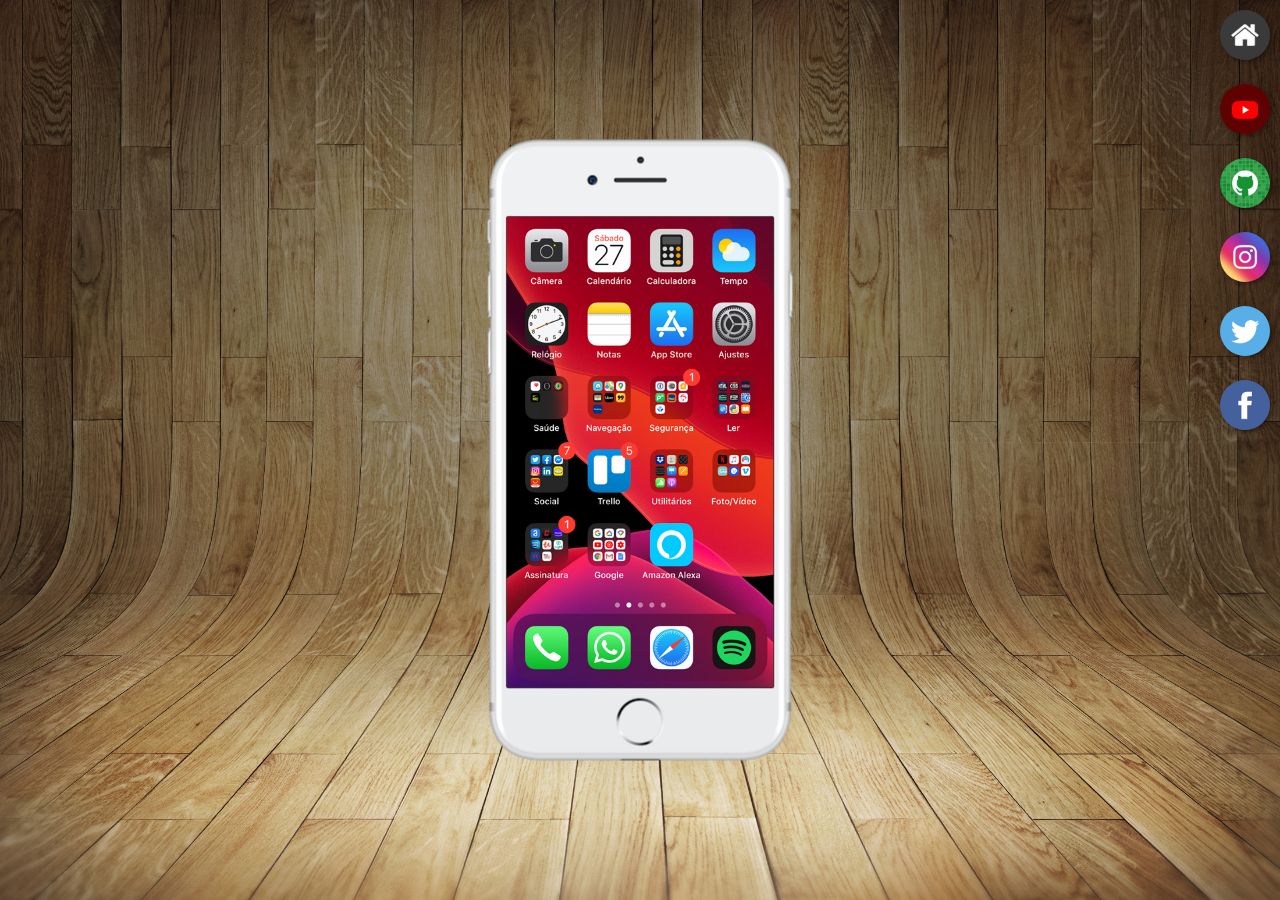
<file: index.html>
<!DOCTYPE html>
<html lang="pt-br">
<head>
    <meta charset="UTF-8">
    <meta name="viewport" content="width=device-width, initial-scale=1.0">
    <title>Projeto Redes Sociais</title>
    <link rel="shortcut icon" href="favicon.ico" type="image/x-icon">
    <link rel="stylesheet" href="estilos/style.css">
</head>
<body>
    <main>
        <section id="telefone">
            <iframe src="home.html"name="tela" id="tela" frameborder="0">
                Seu navegador não é compatível com isso!
            </iframe>
        </section>


        <section id="redes-sociais">
            <a href="home.html" target="tela"><img src="imagens/logo-home.jpg" alt="home"></a><br>
            <a href="youtube.html" target="tela"><img src="imagens/logo-youtube.jpg" alt="youtube"></a><br>
            <a href="github.html" target="tela"><img src="imagens/logo-github.jpg" alt="github"></a><br>
            <a href="instagram.html" target="tela"><img src="imagens/logo-instagram.jpg" alt="instagram"></a><br>
            <a href="twitter.html" target="tela"><img src="imagens/logo-twitter.jpg" alt="twitter"></a><br>
            <a href="facebook.html" target="tela"><img src="imagens/logo-facebook.jpg" alt="facebook"></a>
        </section>
    </main>
</body>
</html>
</file>
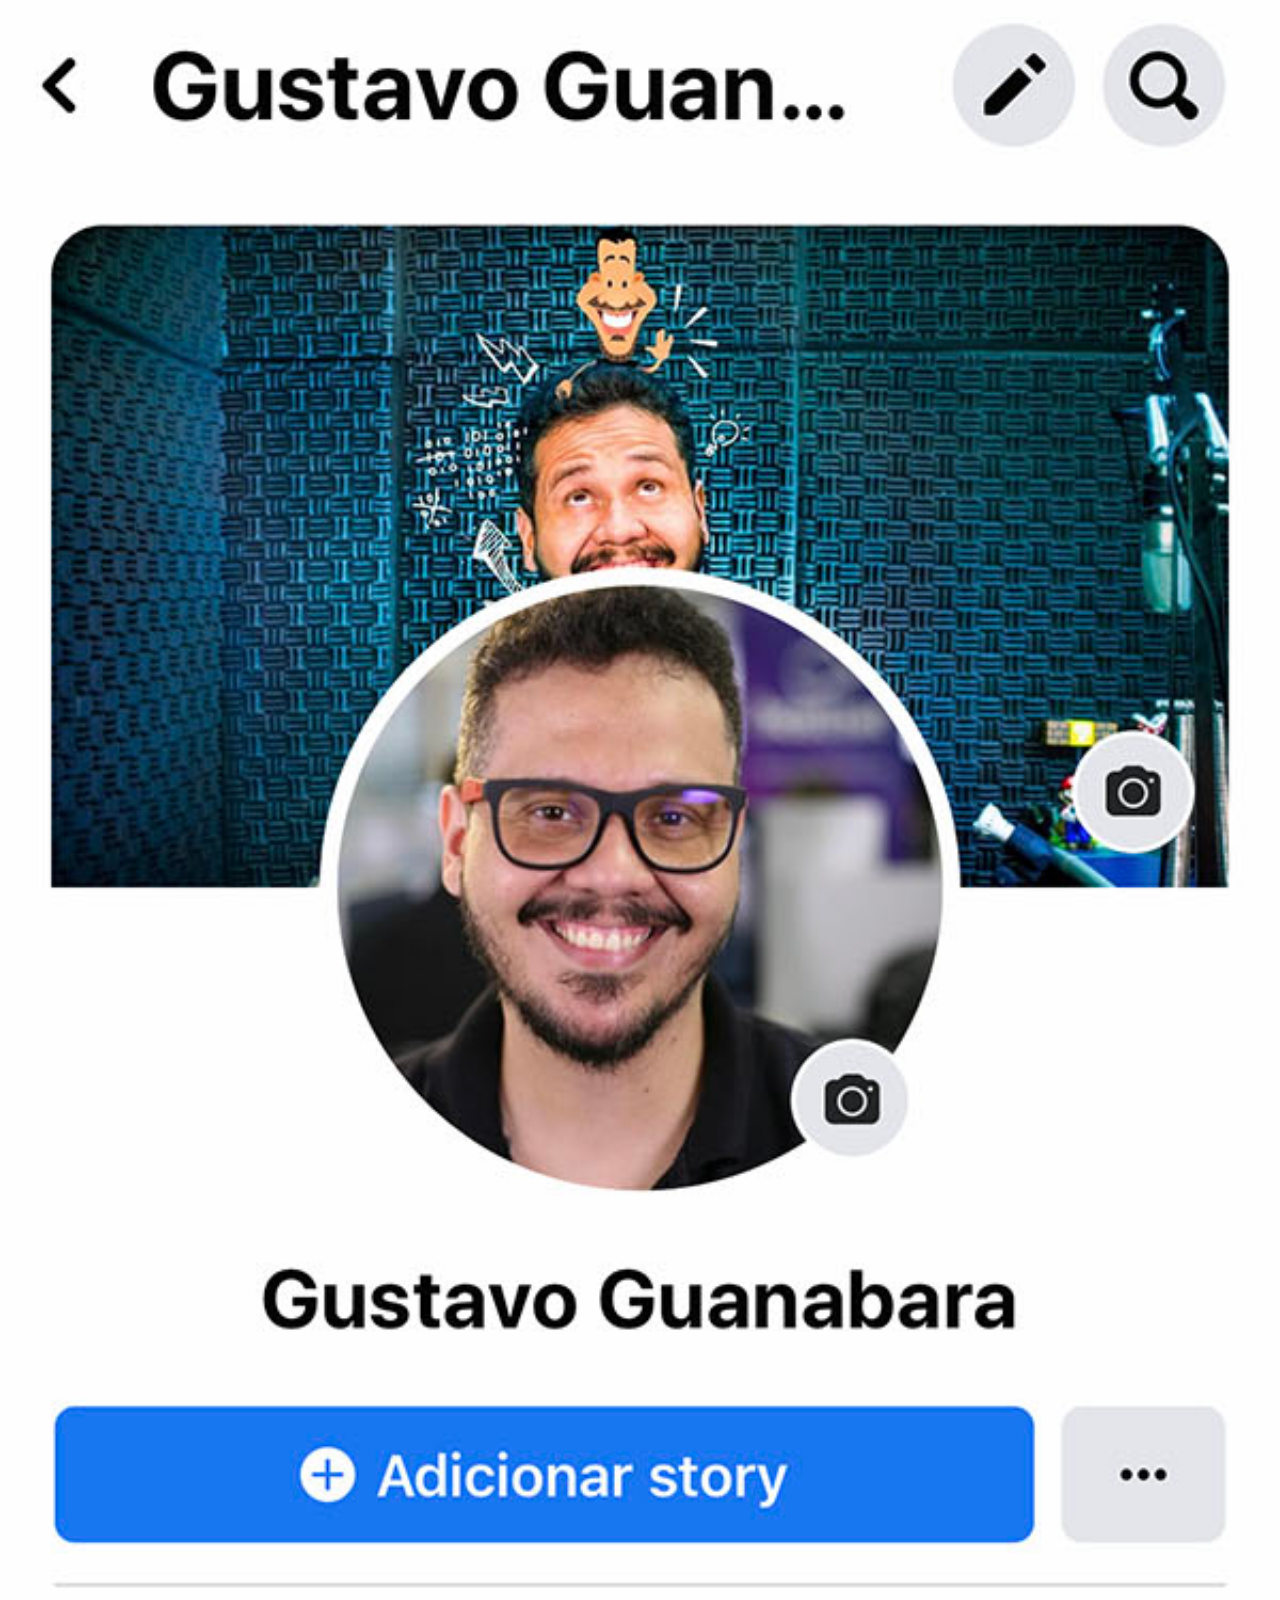
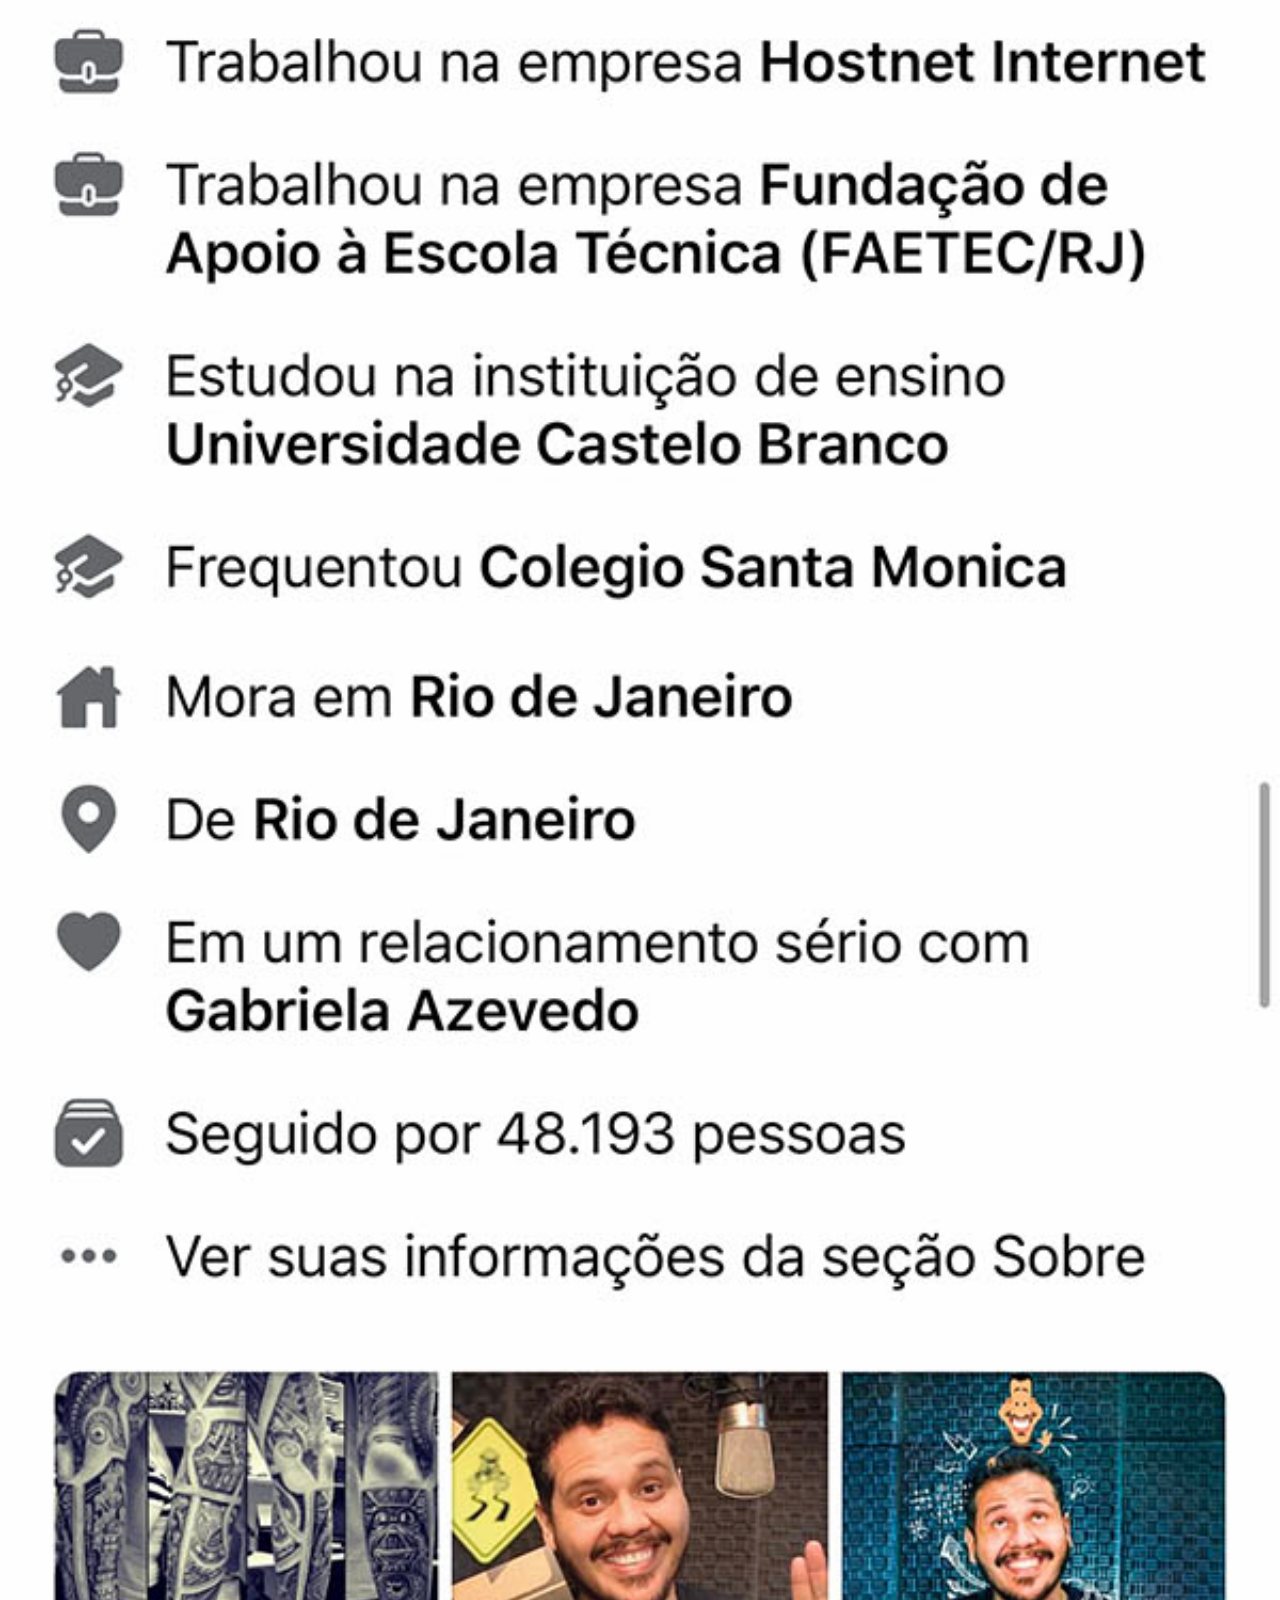
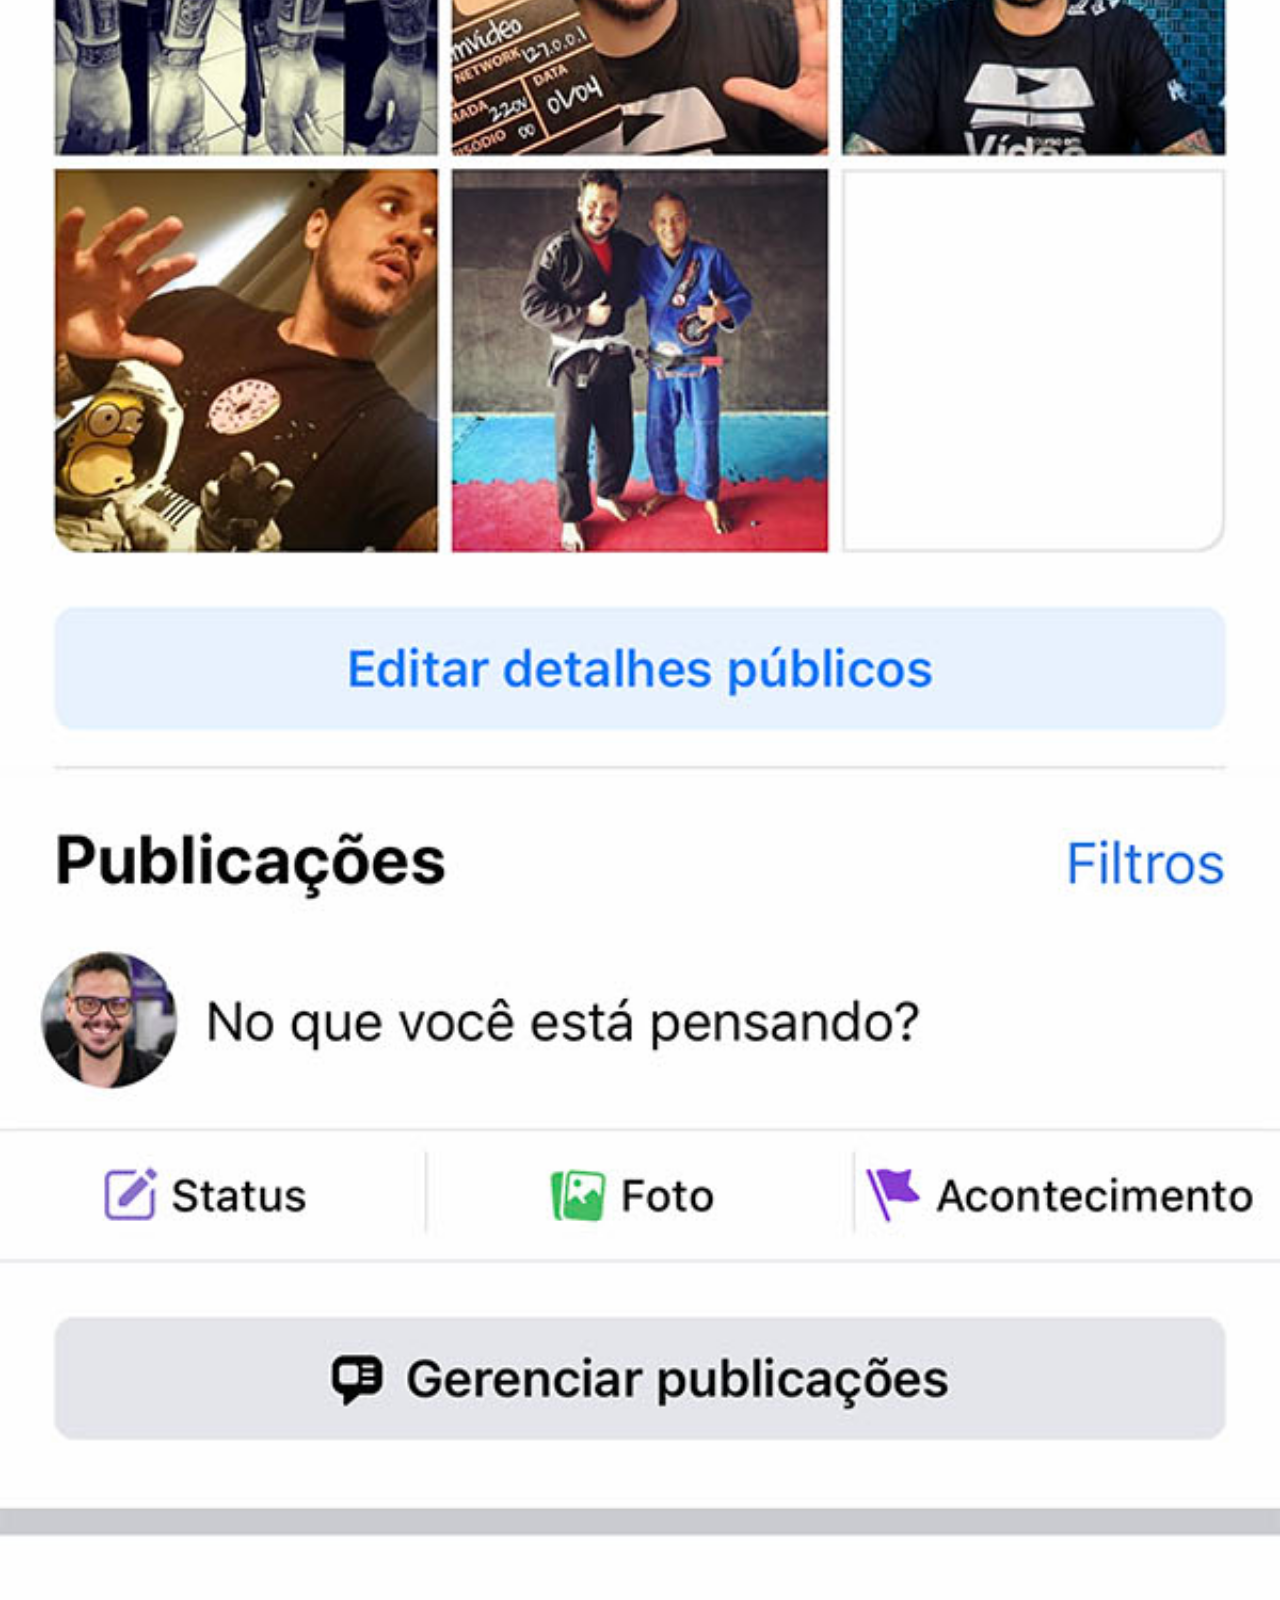
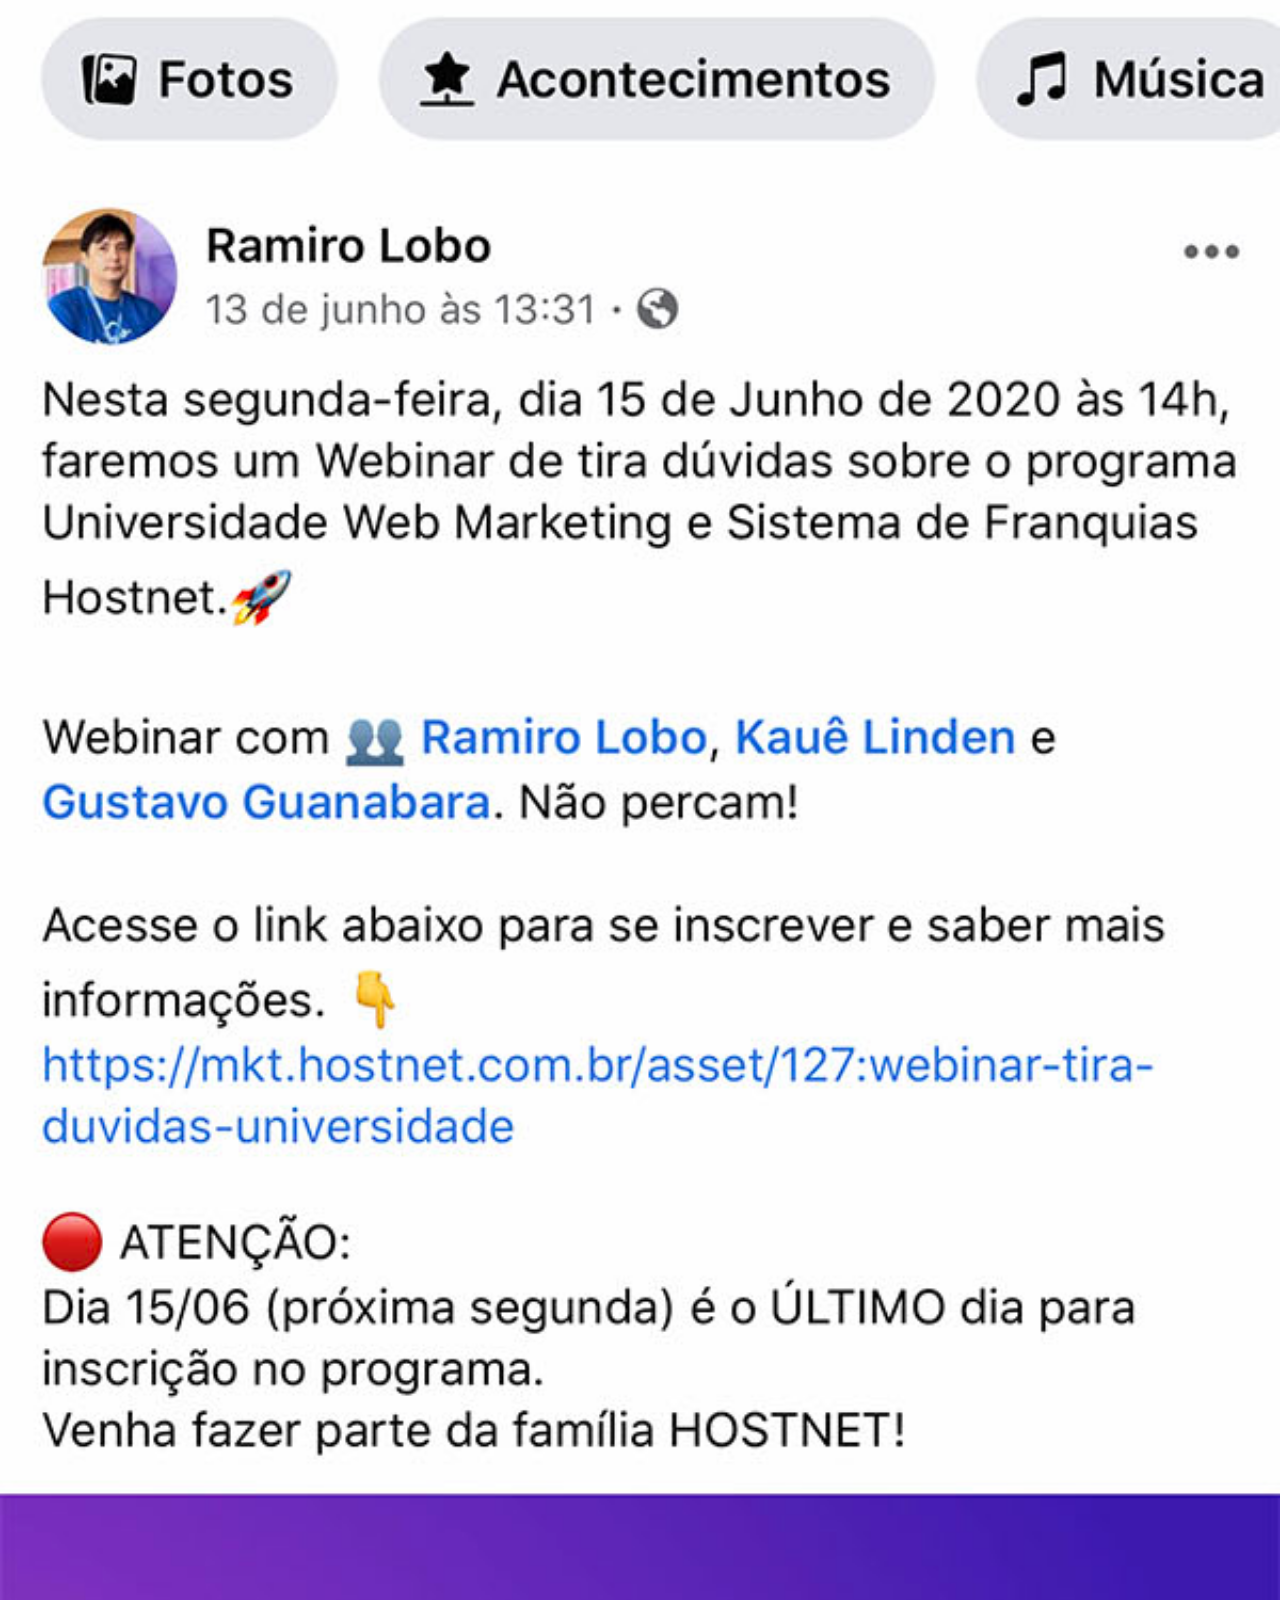
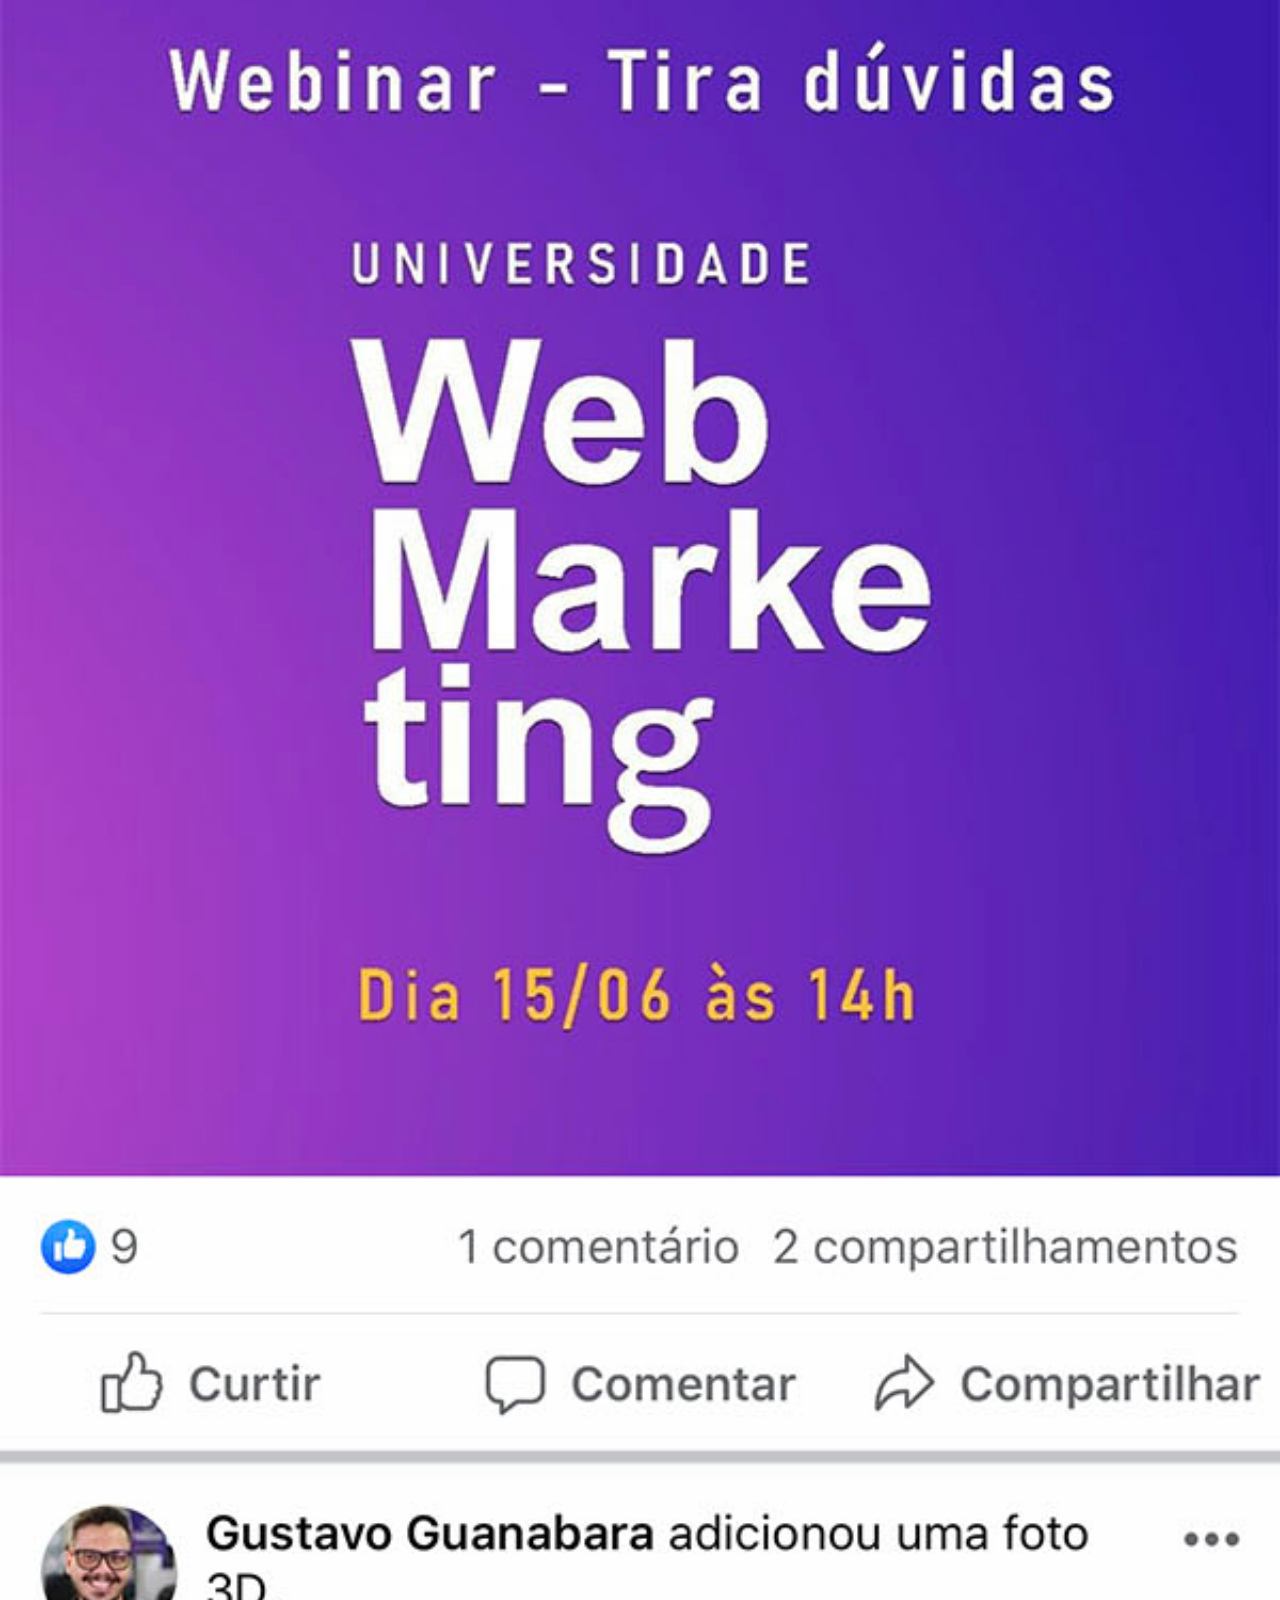
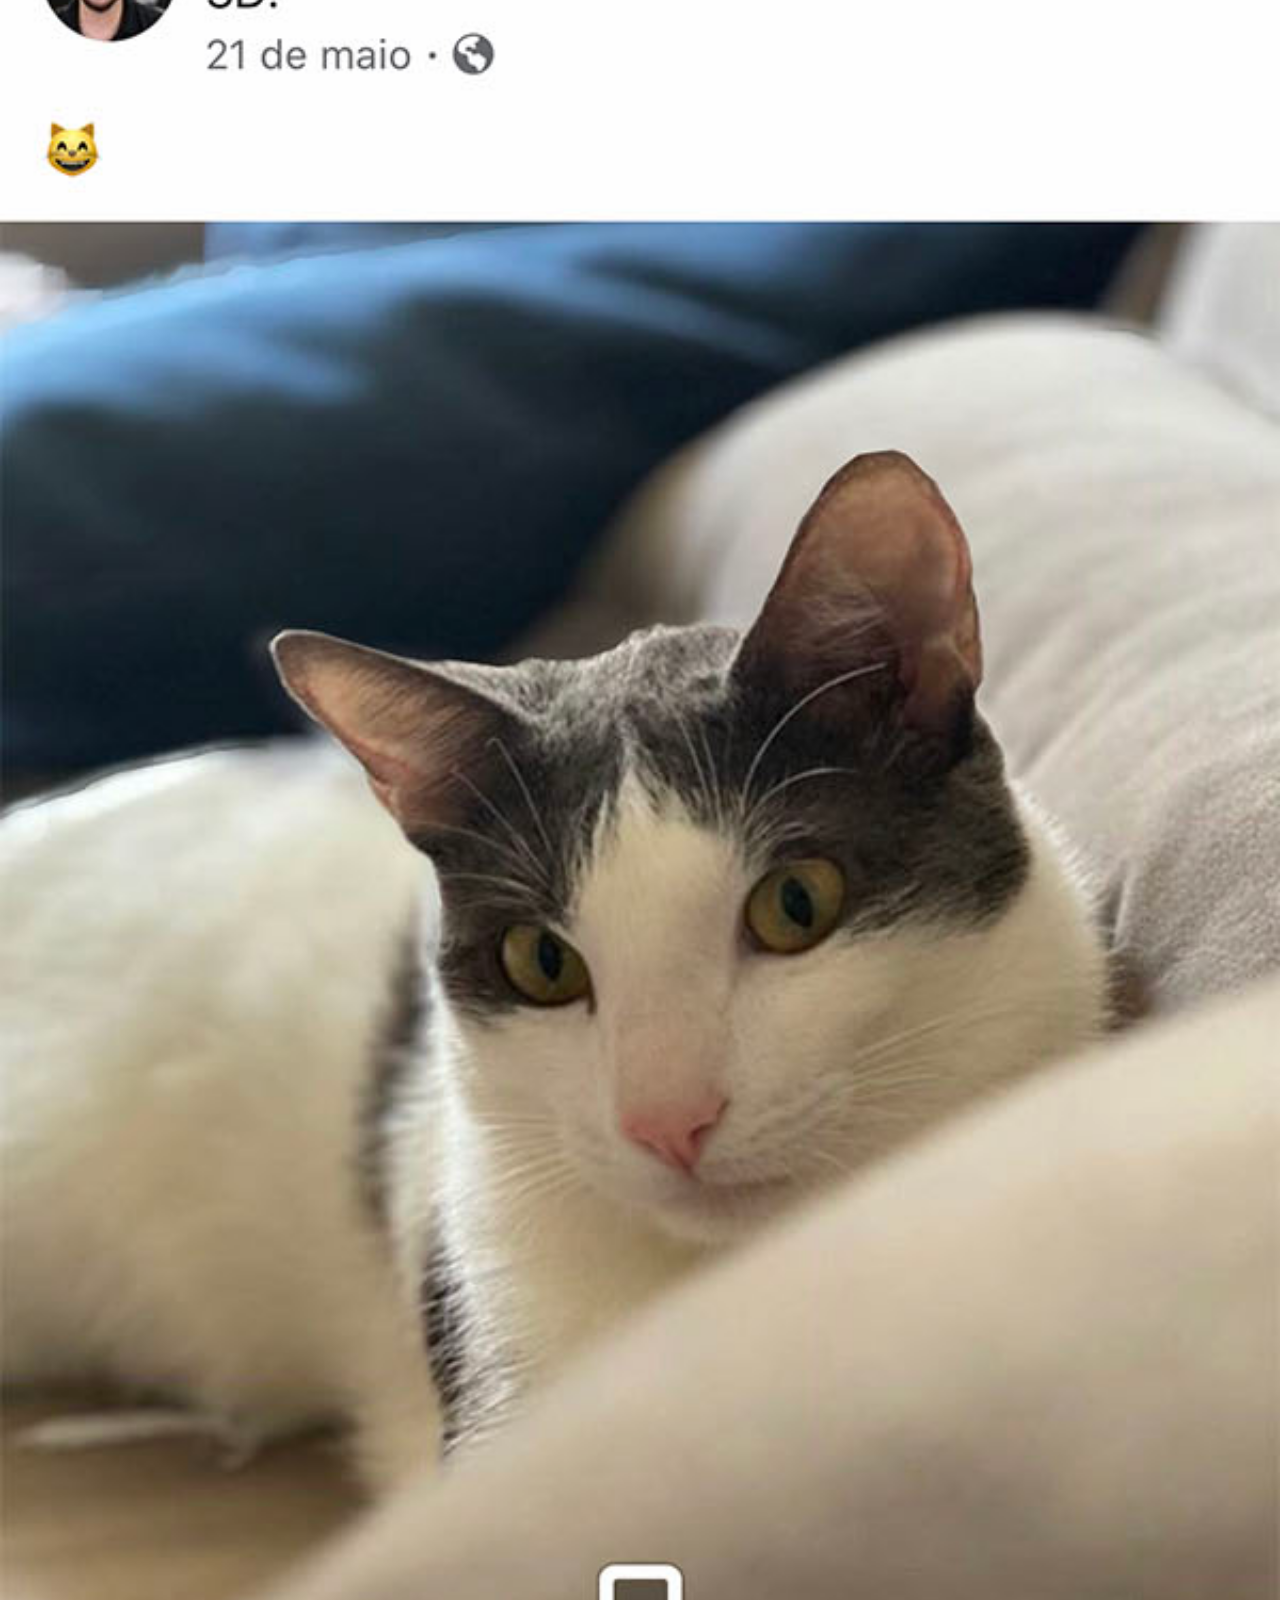
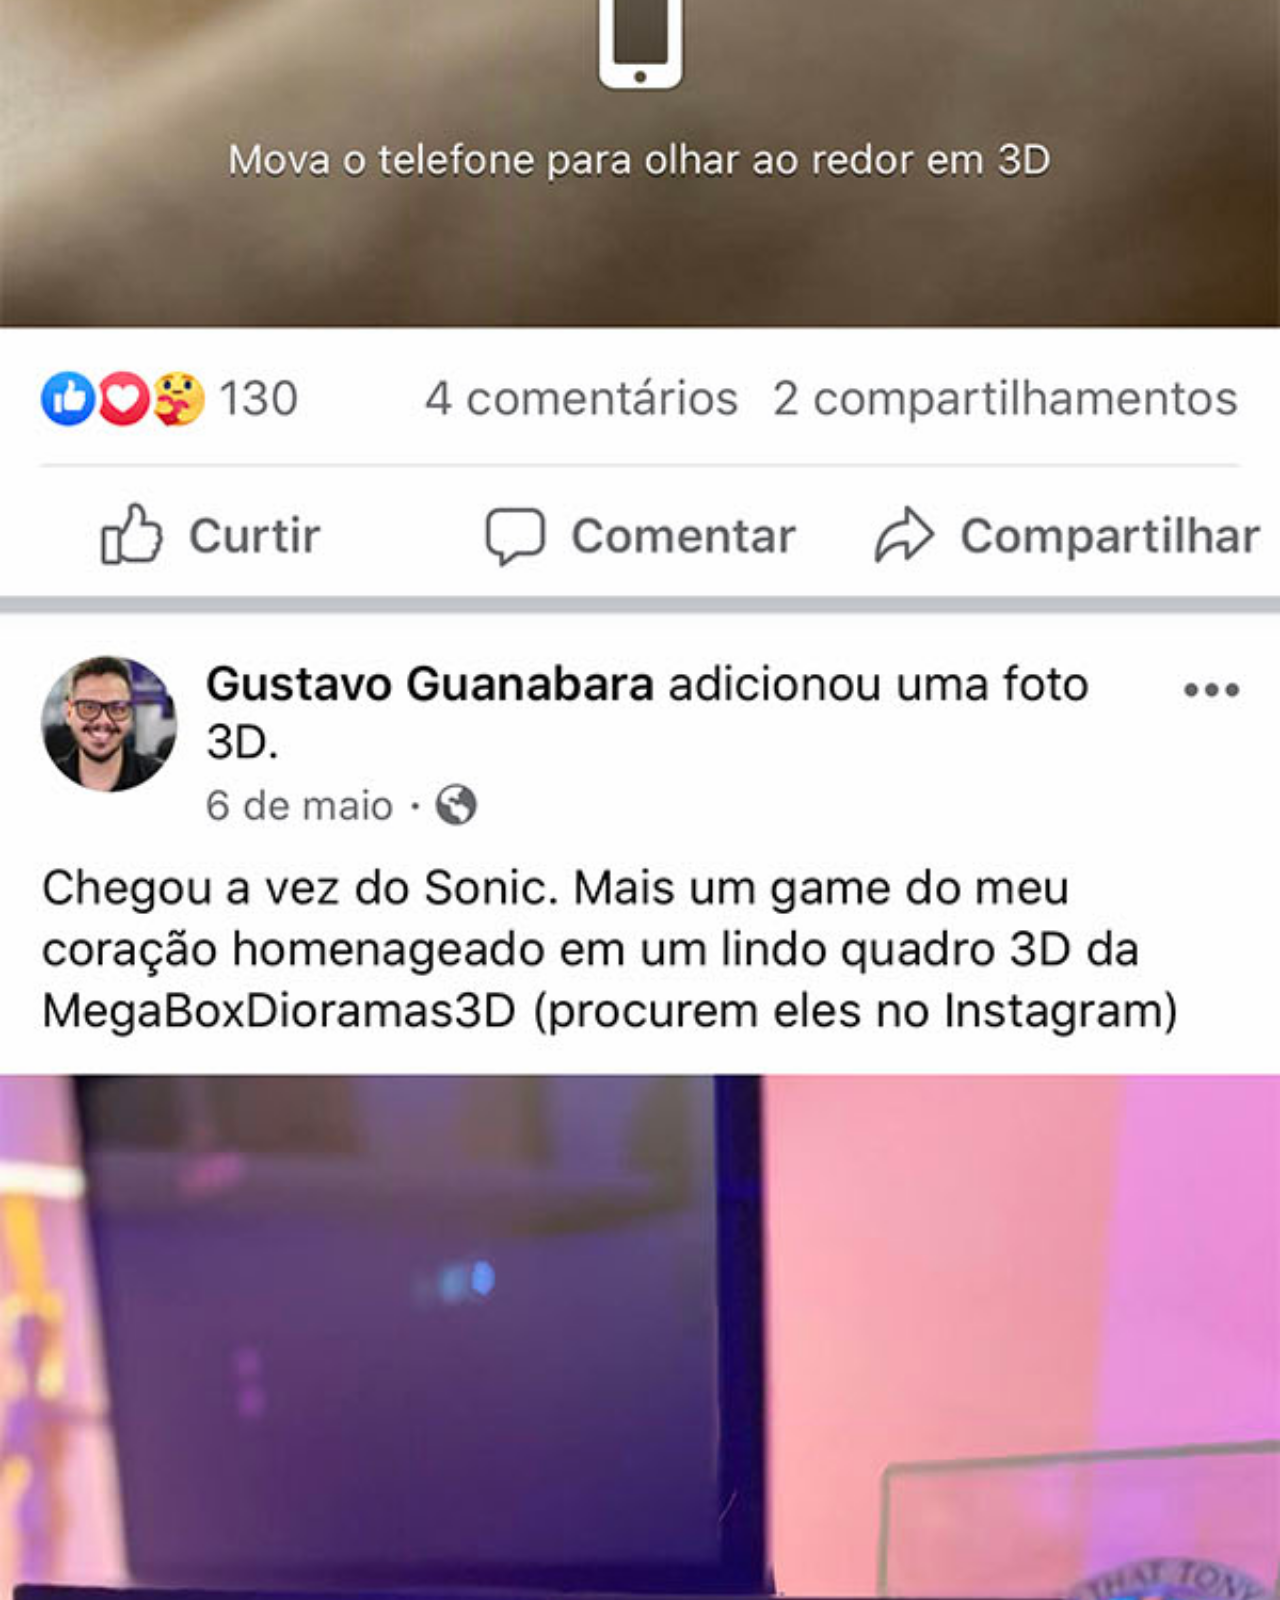
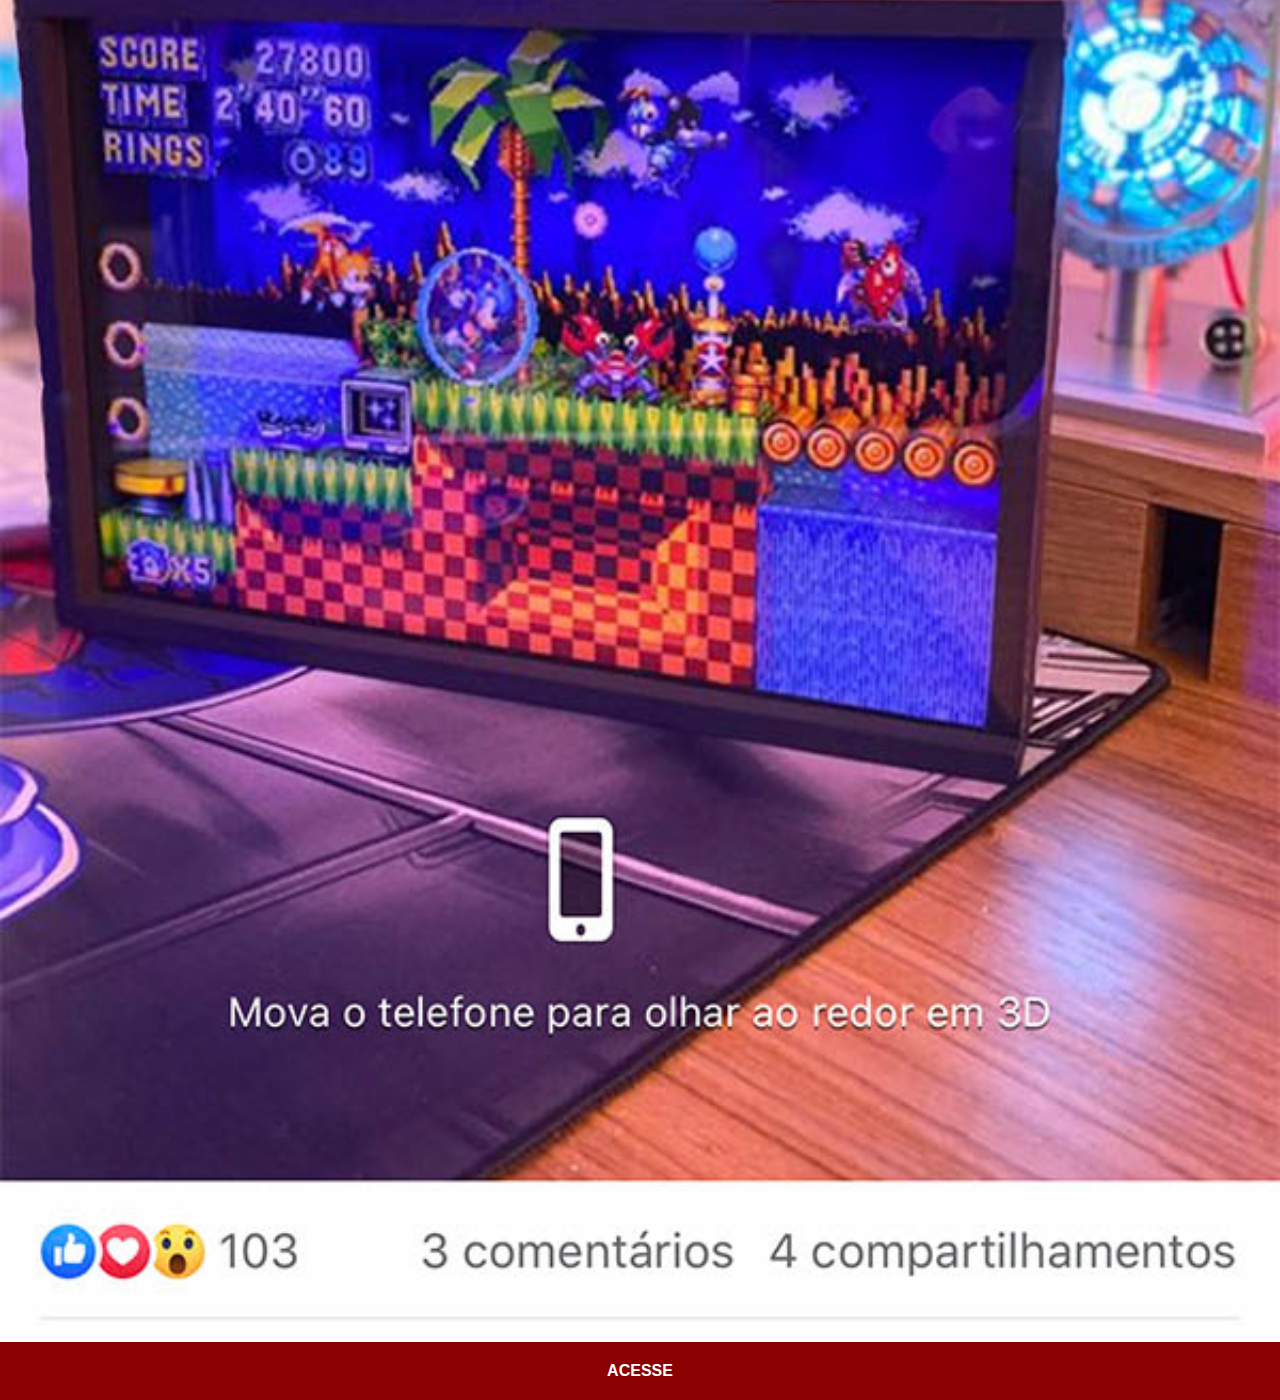
<file: facebook.html>
<!DOCTYPE html>
<html lang="pt-br">
<head>
    <meta charset="UTF-8">
    <meta name="viewport" content="width=device-width, initial-scale=1.0">
    <title>Facebook</title>
</head>
<link rel="stylesheet" href="estilos/social.css">
<body>
    <img src="imagens/tela-facebook.jpg" alt="facebook">
    <a href="https://www.facebook.com/gustavoguanabara/?locale=pt_BR" target="_blank">ACESSE</a>
</body>
</html>
</file>
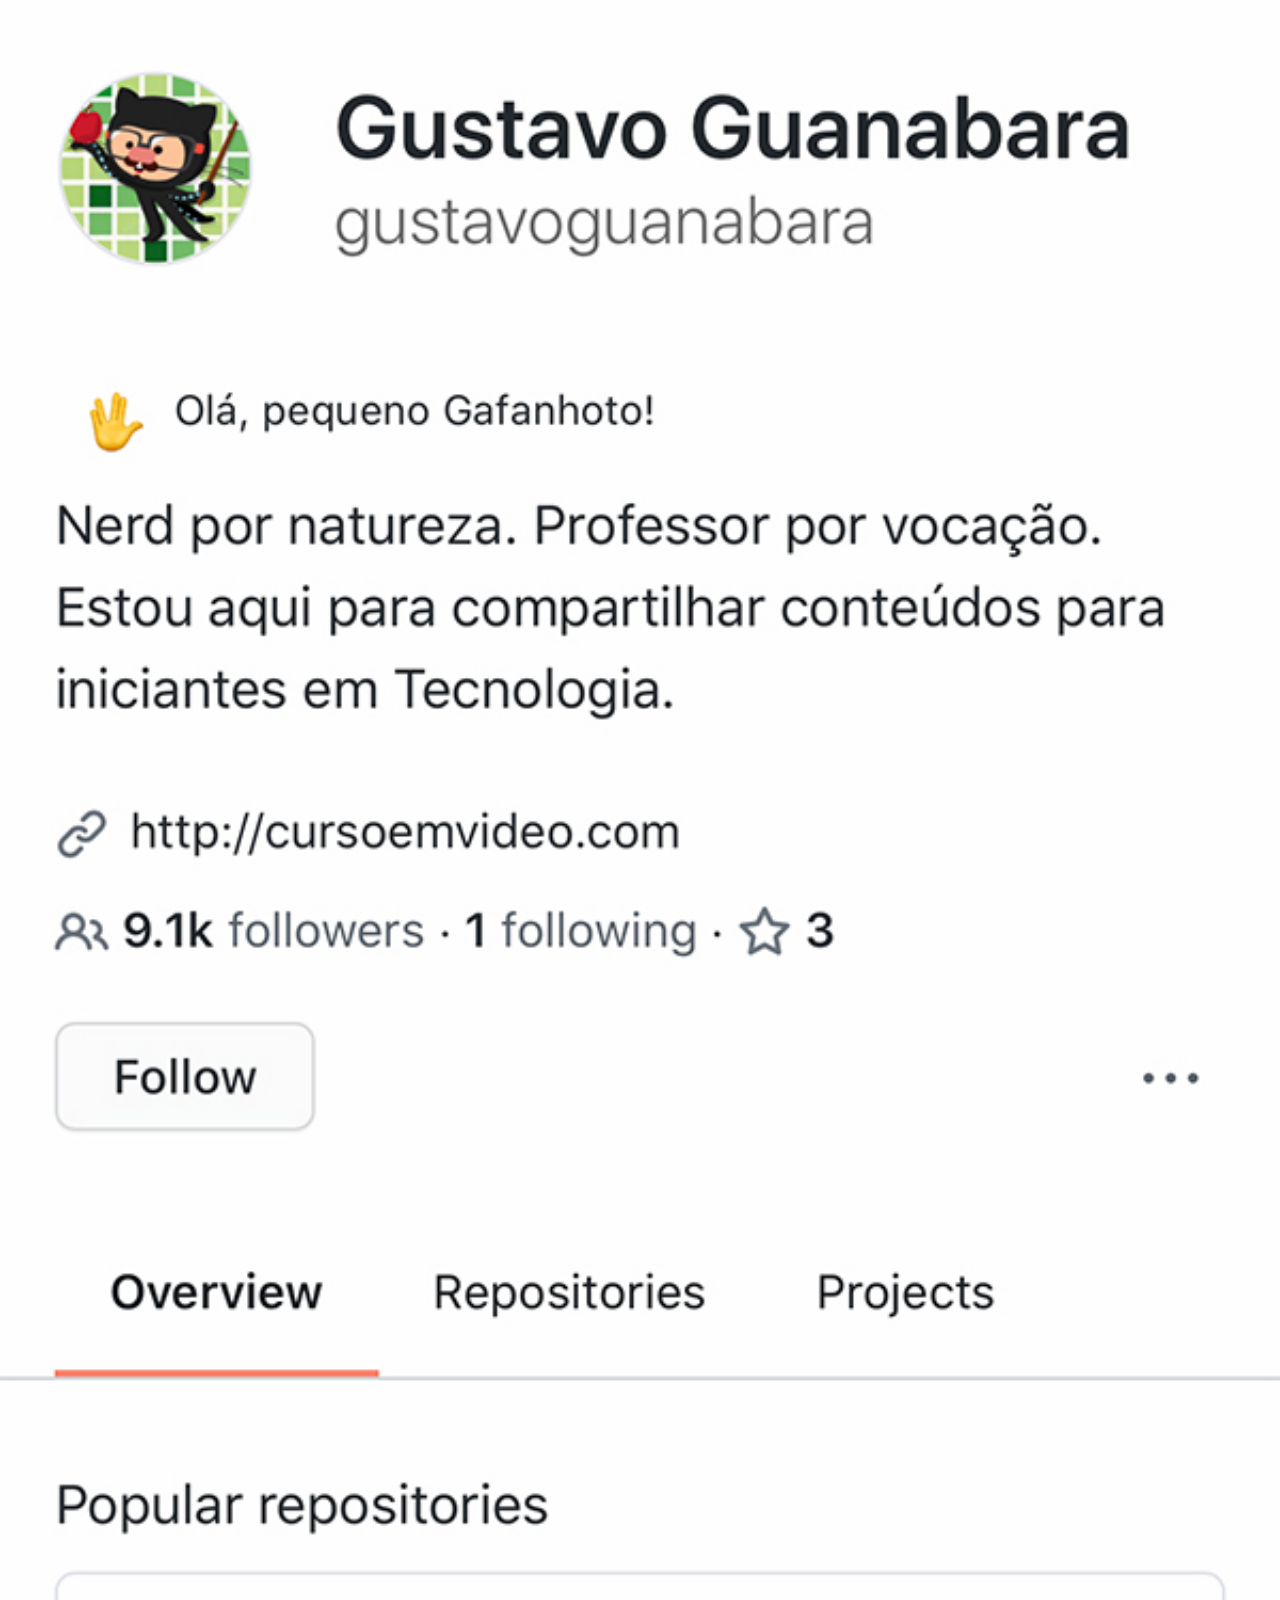
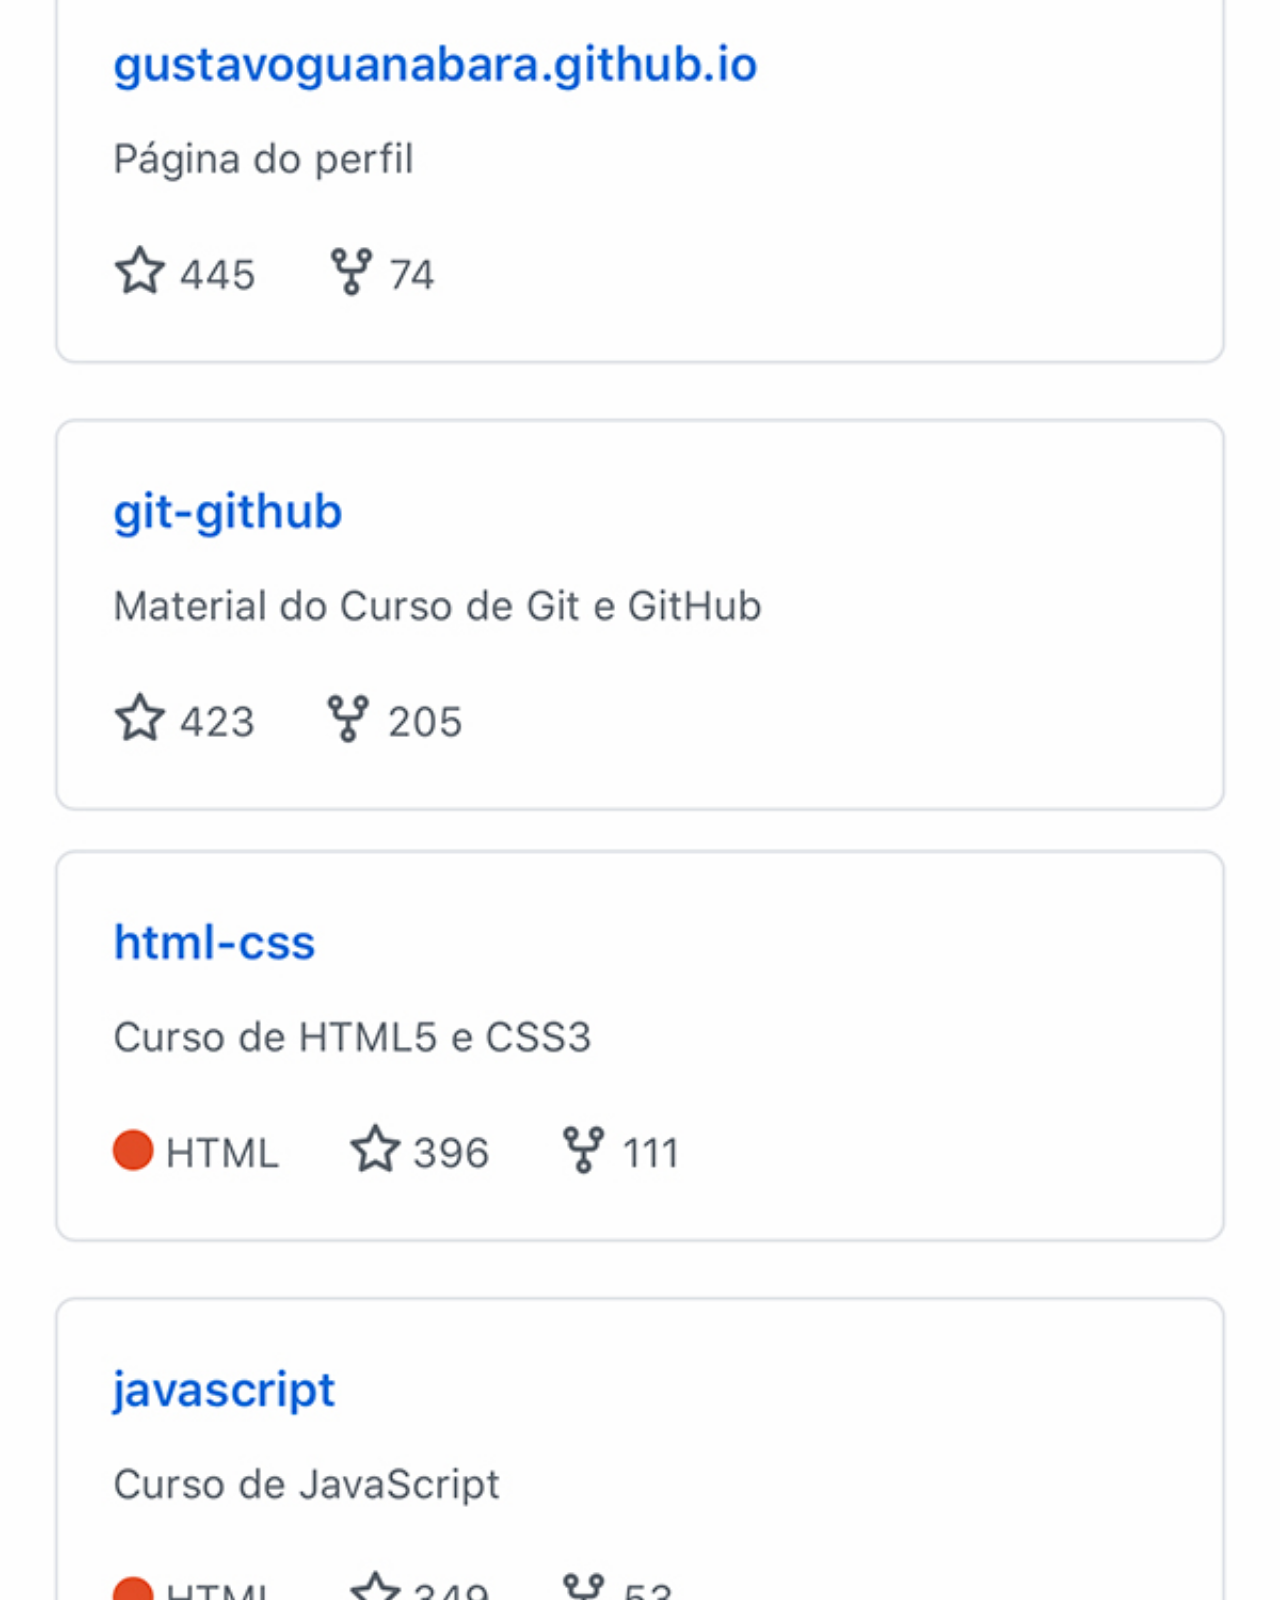
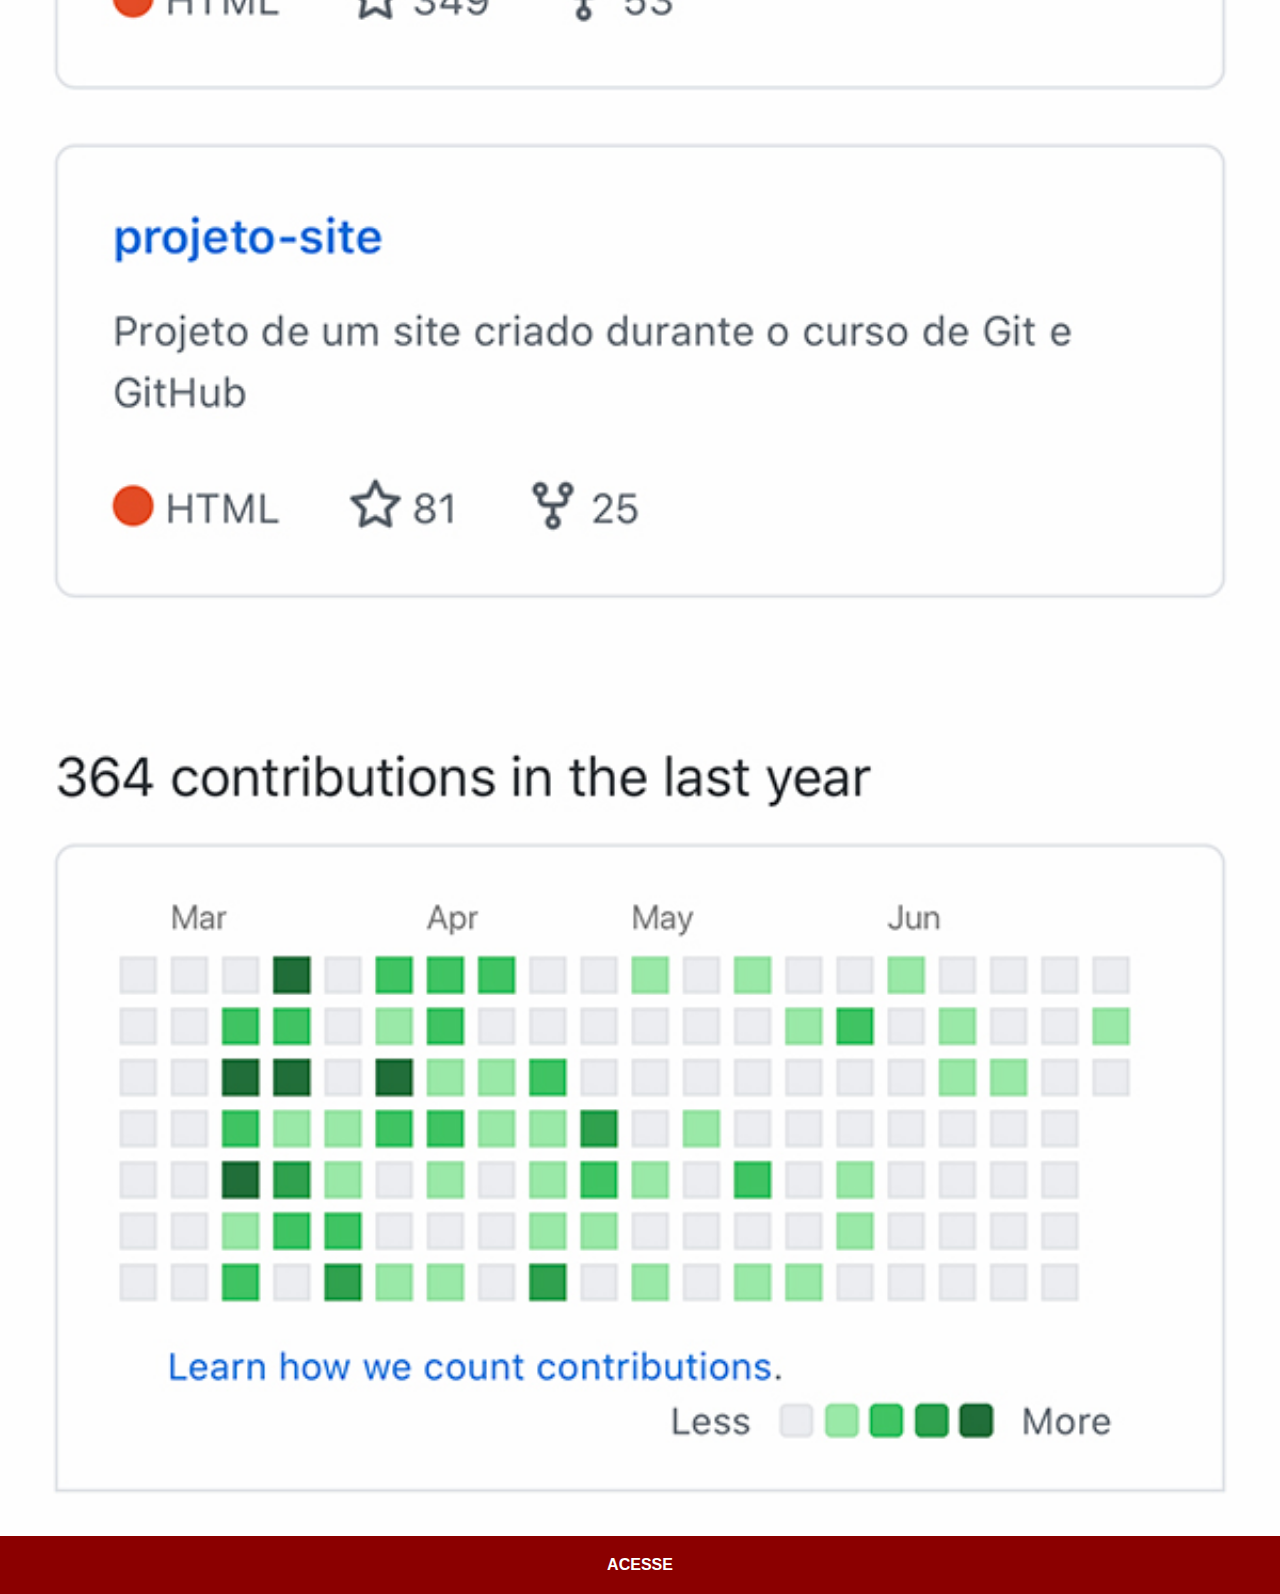
<file: github.html>
<!DOCTYPE html>
<html lang="pt-br">
<head>
    <meta charset="UTF-8">
    <meta name="viewport" content="width=device-width, initial-scale=1.0">
    <title>GitHub</title>
    <link rel="stylesheet" href="estilos/social.css">
</head>
<body>
    <img src="imagens/tela-github.jpg" alt="github">
    <a href="https://github.com/gustavoguanabara" target="_blank">ACESSE</a>
</body>
</html>
</file>
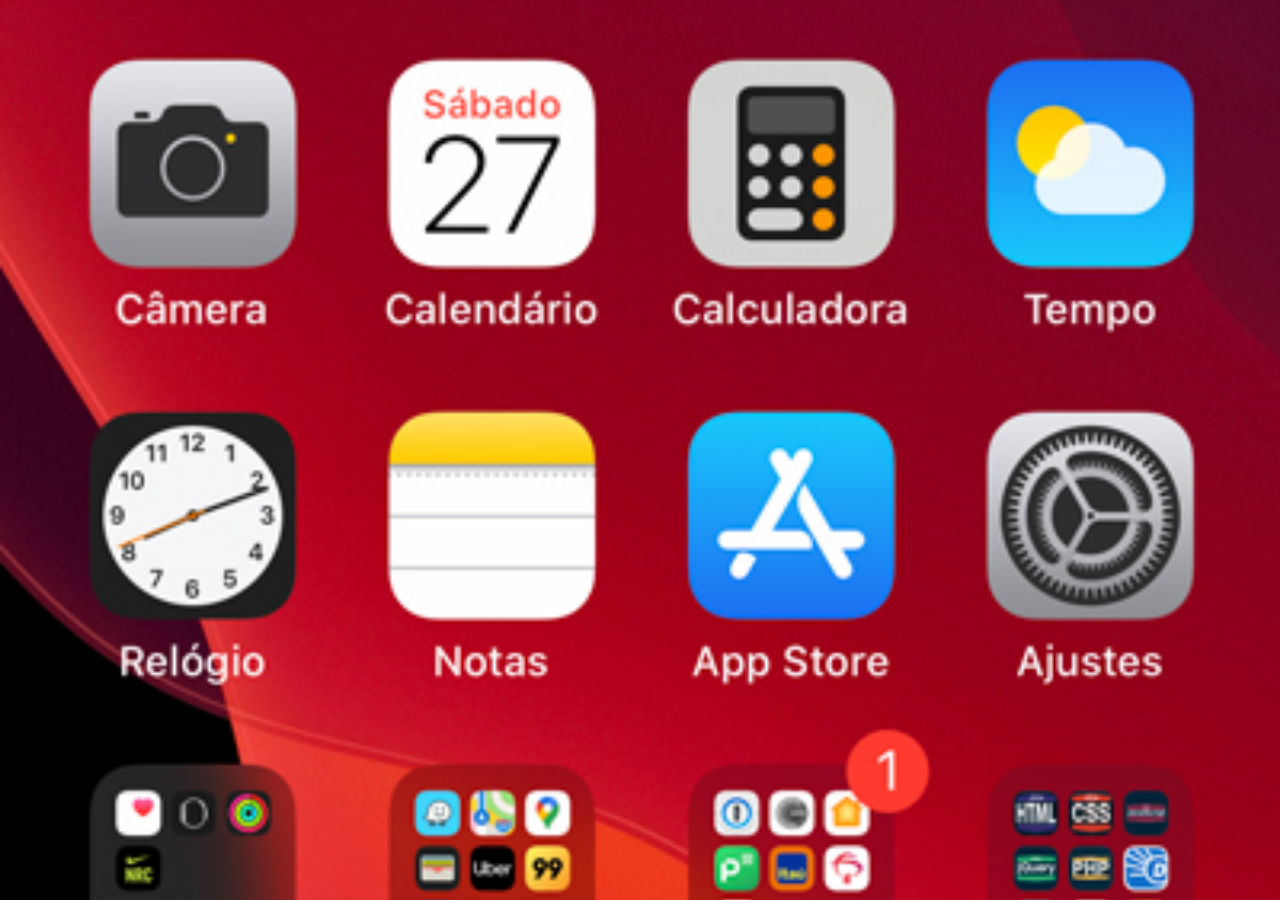
<file: home.html>
<!DOCTYPE html>
<html lang="pt-br">
<head>
    <meta charset="UTF-8">
    <meta name="viewport" content="width=device-width, initial-scale=1.0">
    <title>Home</title>

</head>
<style>
   *{
    margin: 0px;
    padding: 0px;
   } 
   body{
    width: 100vw;
    height: 100vh;
    background: black url('imagens/tela-home.jpg') no-repeat top center;
    background-size: cover;
   }    
</style>
<body>
    
</body>
</html>
</file>
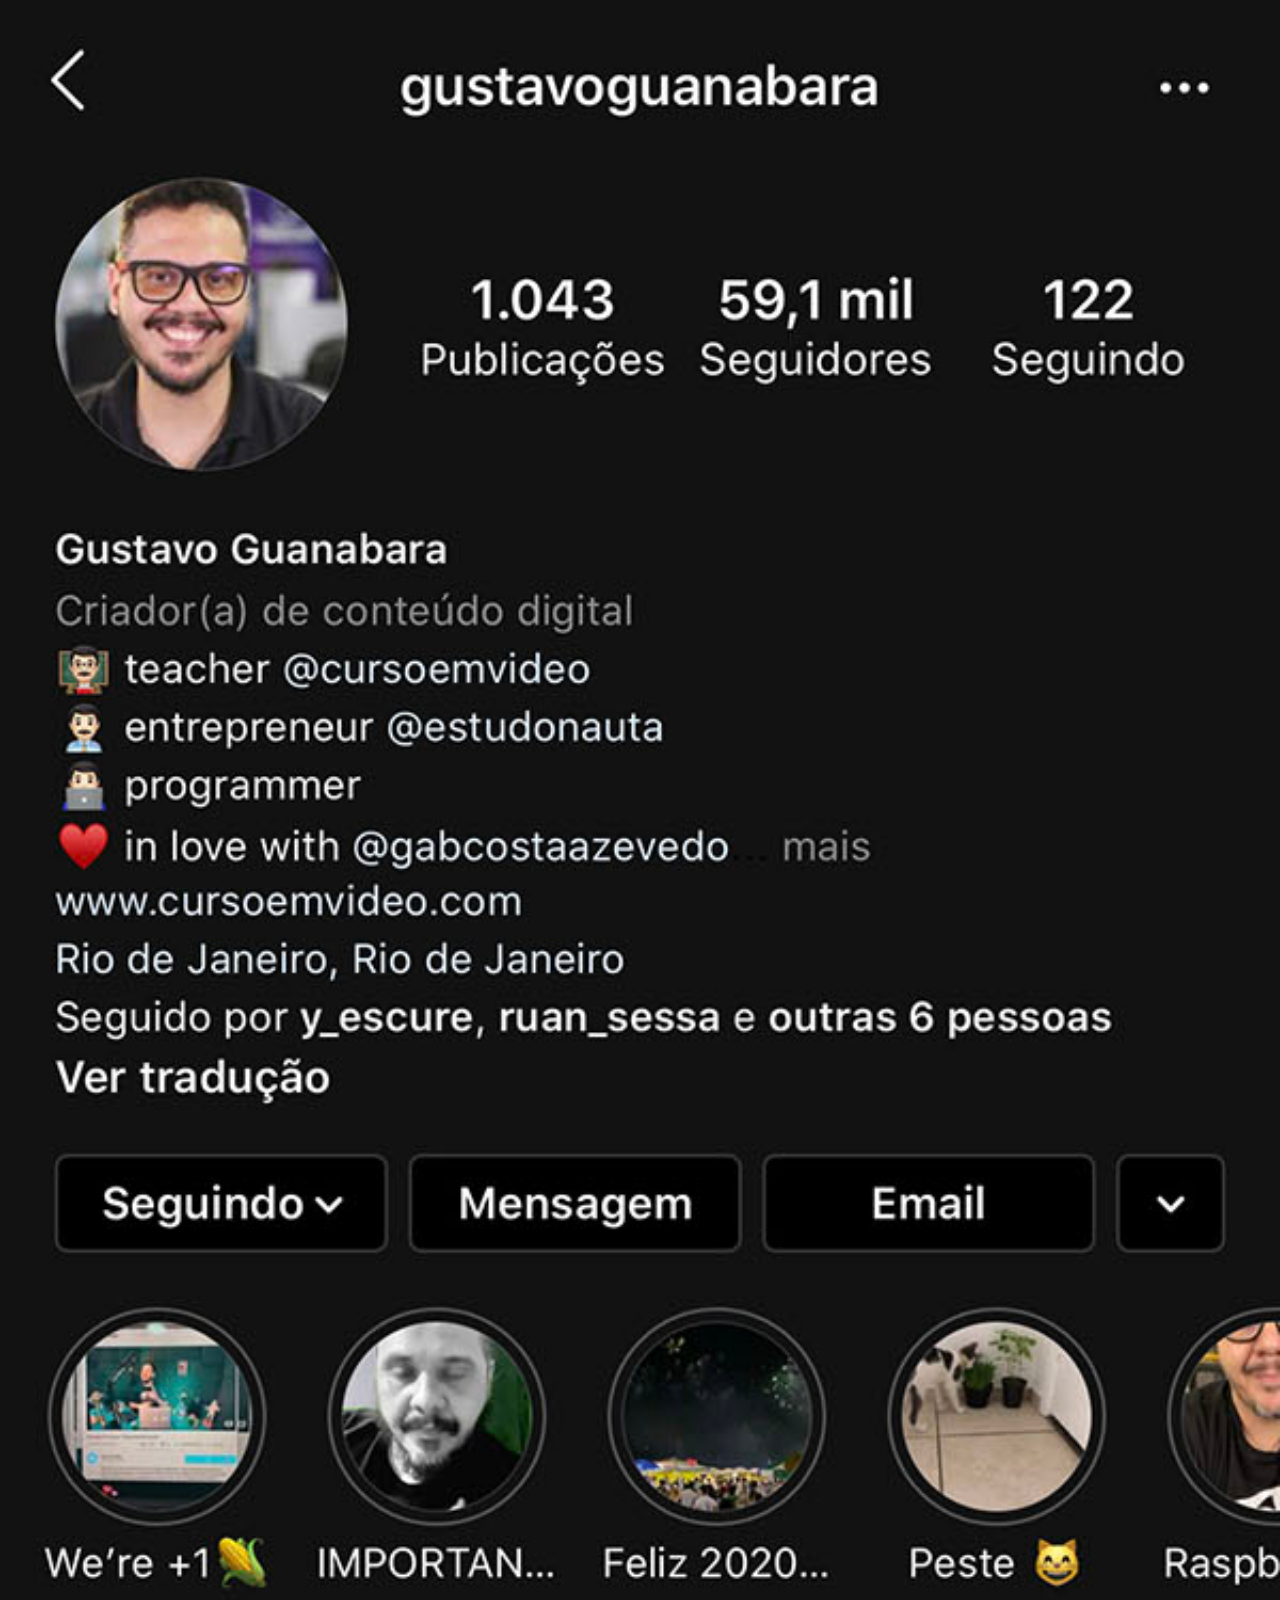
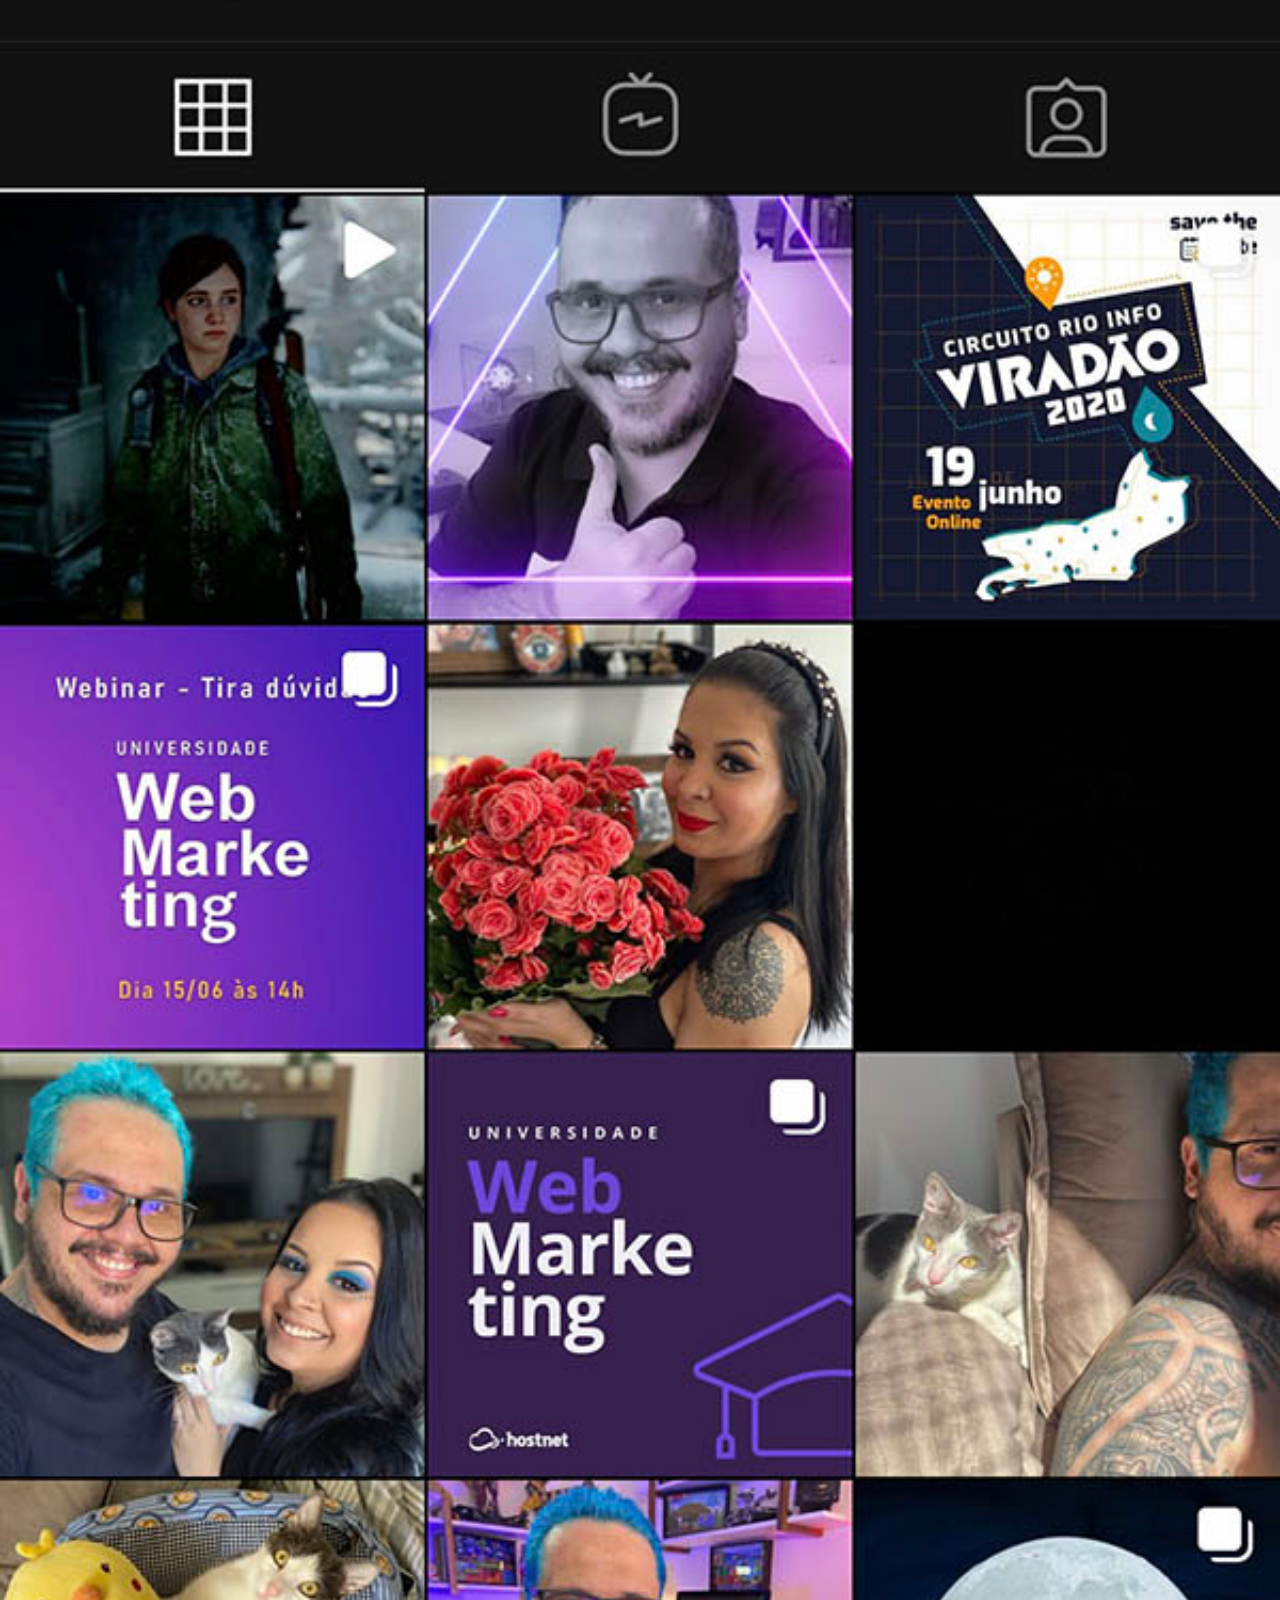
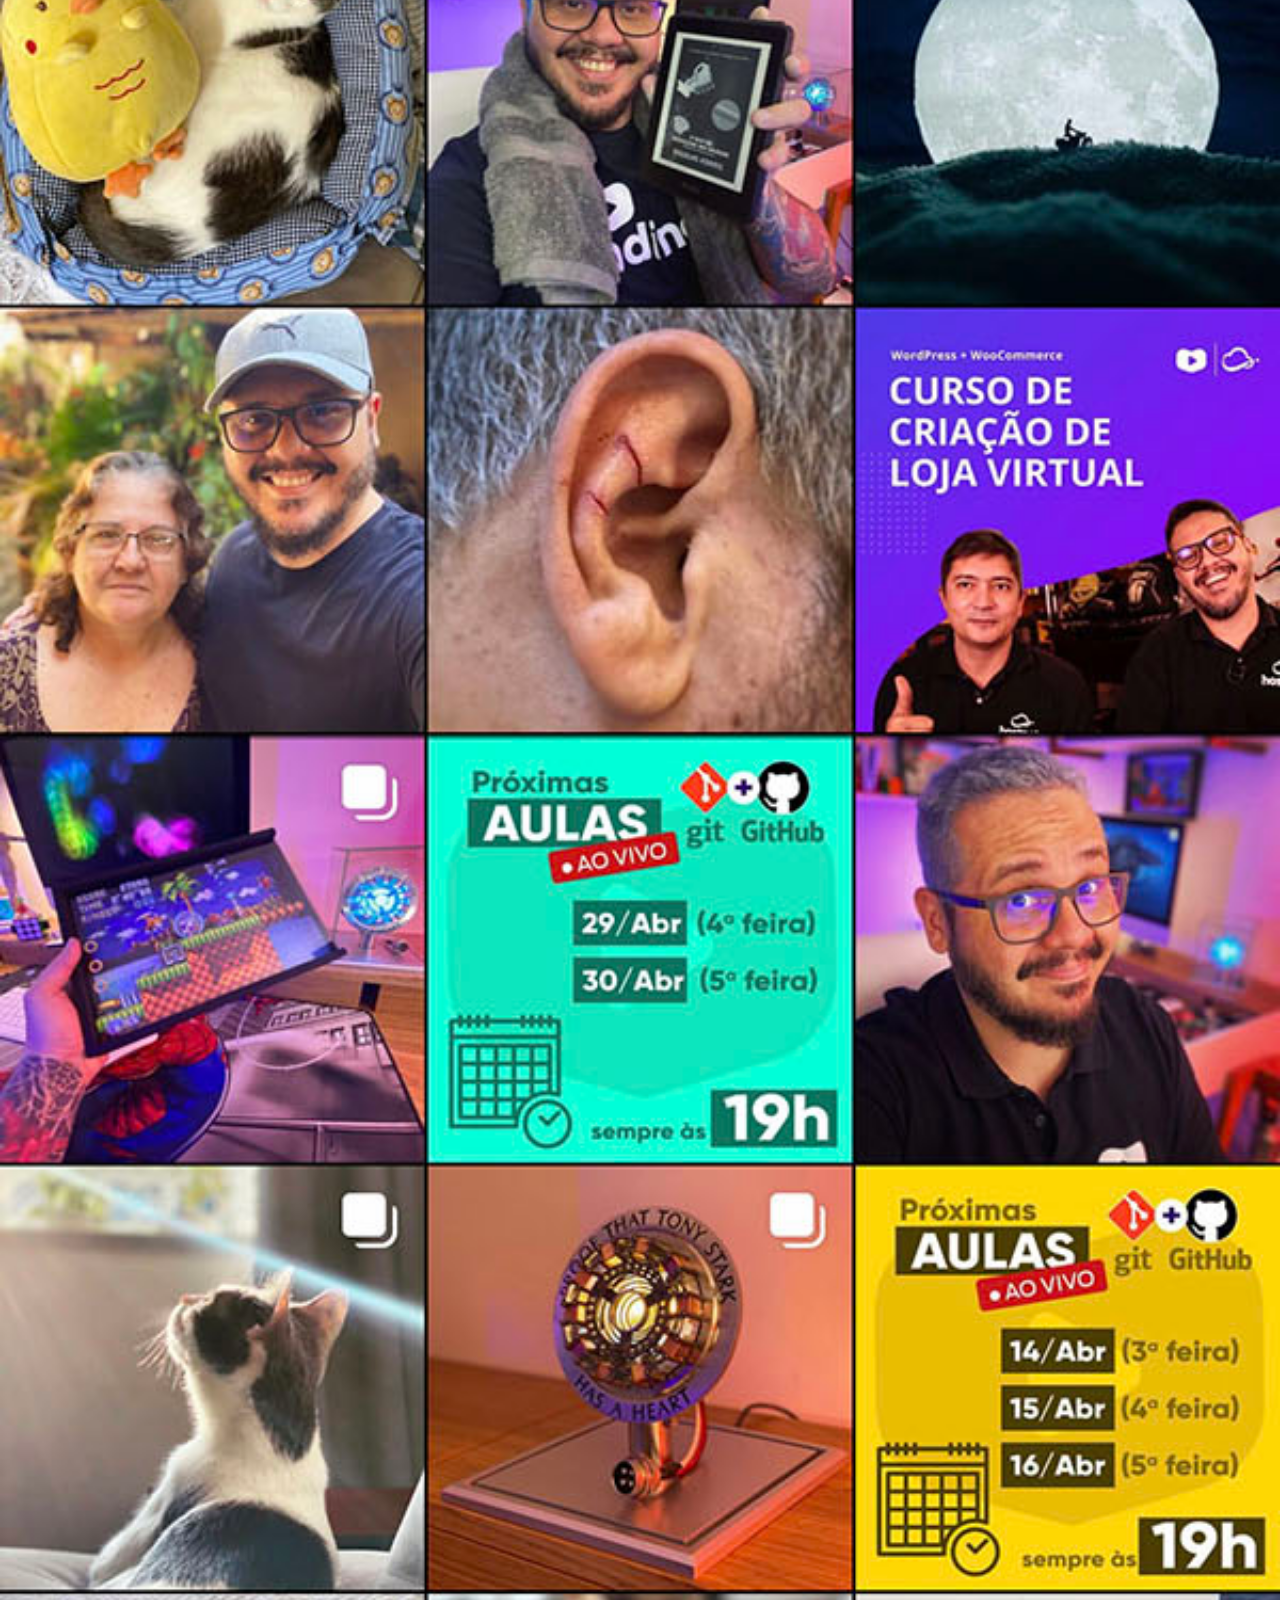
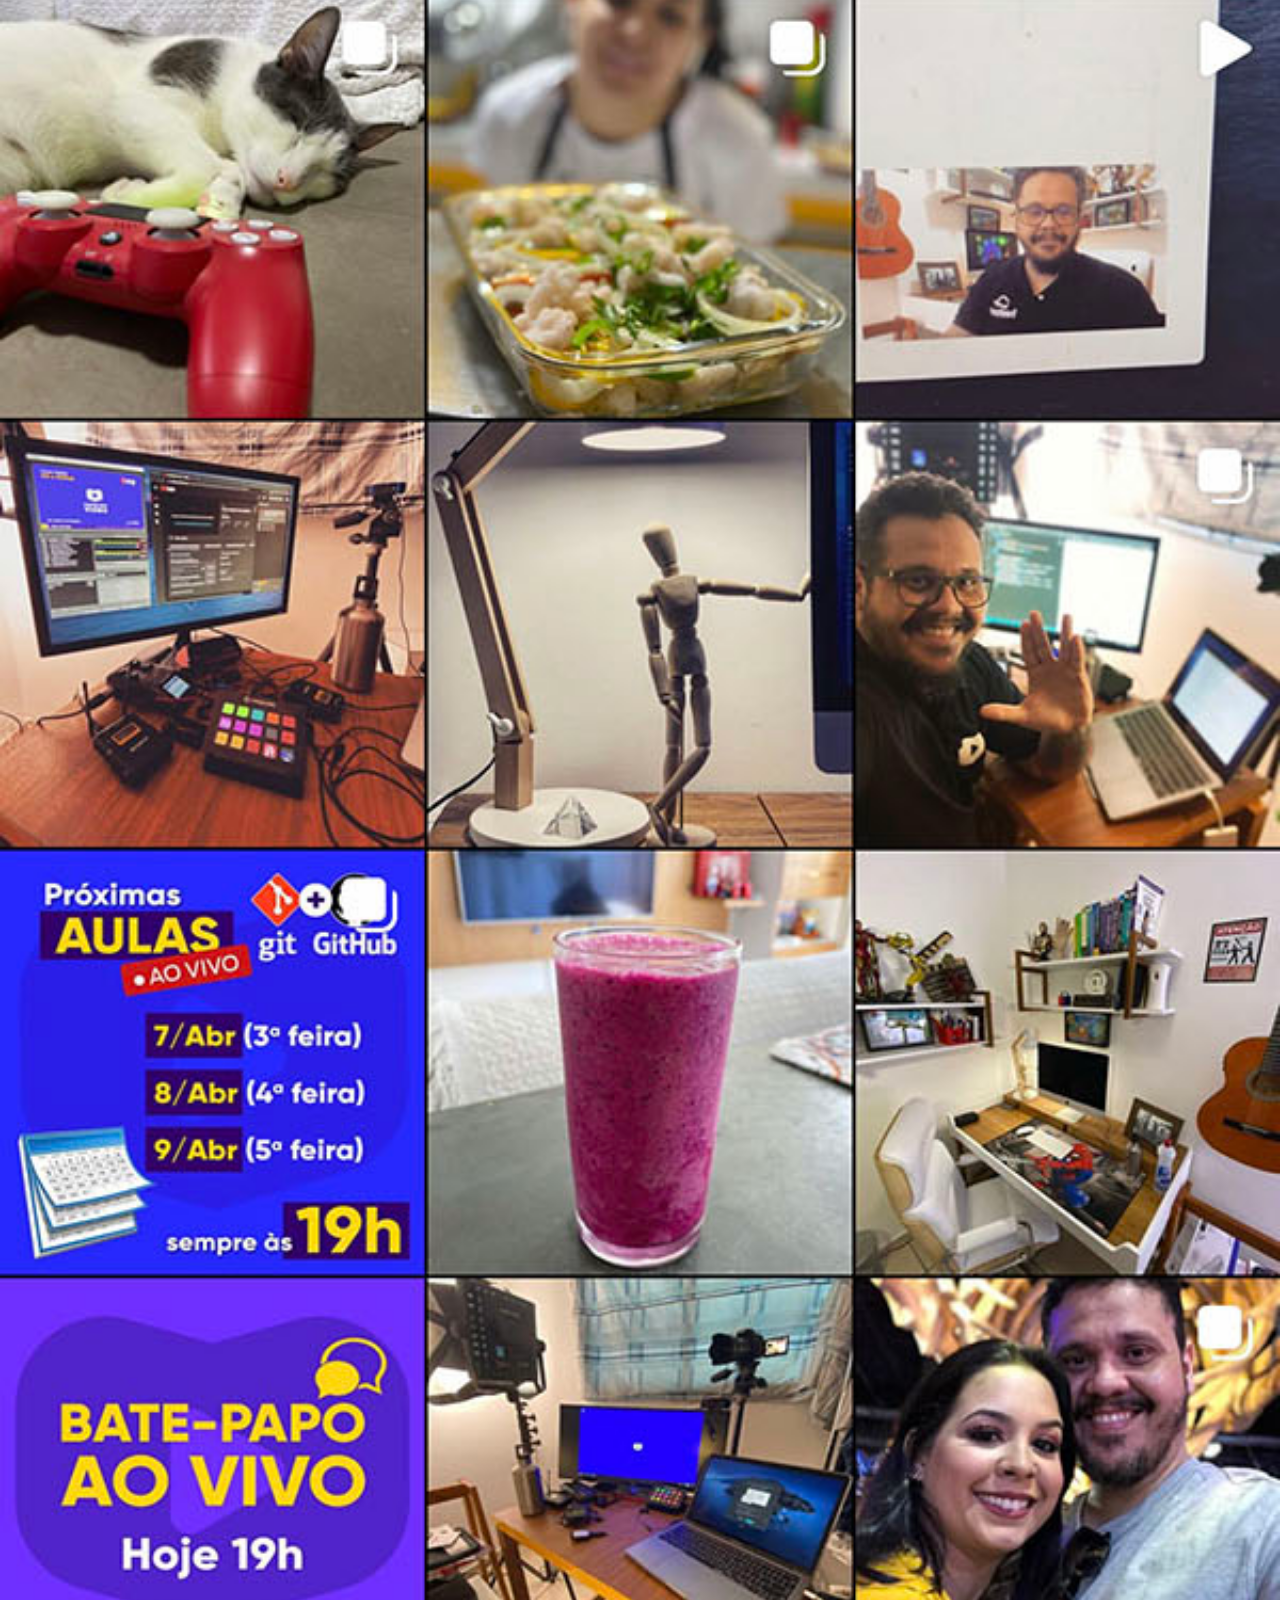
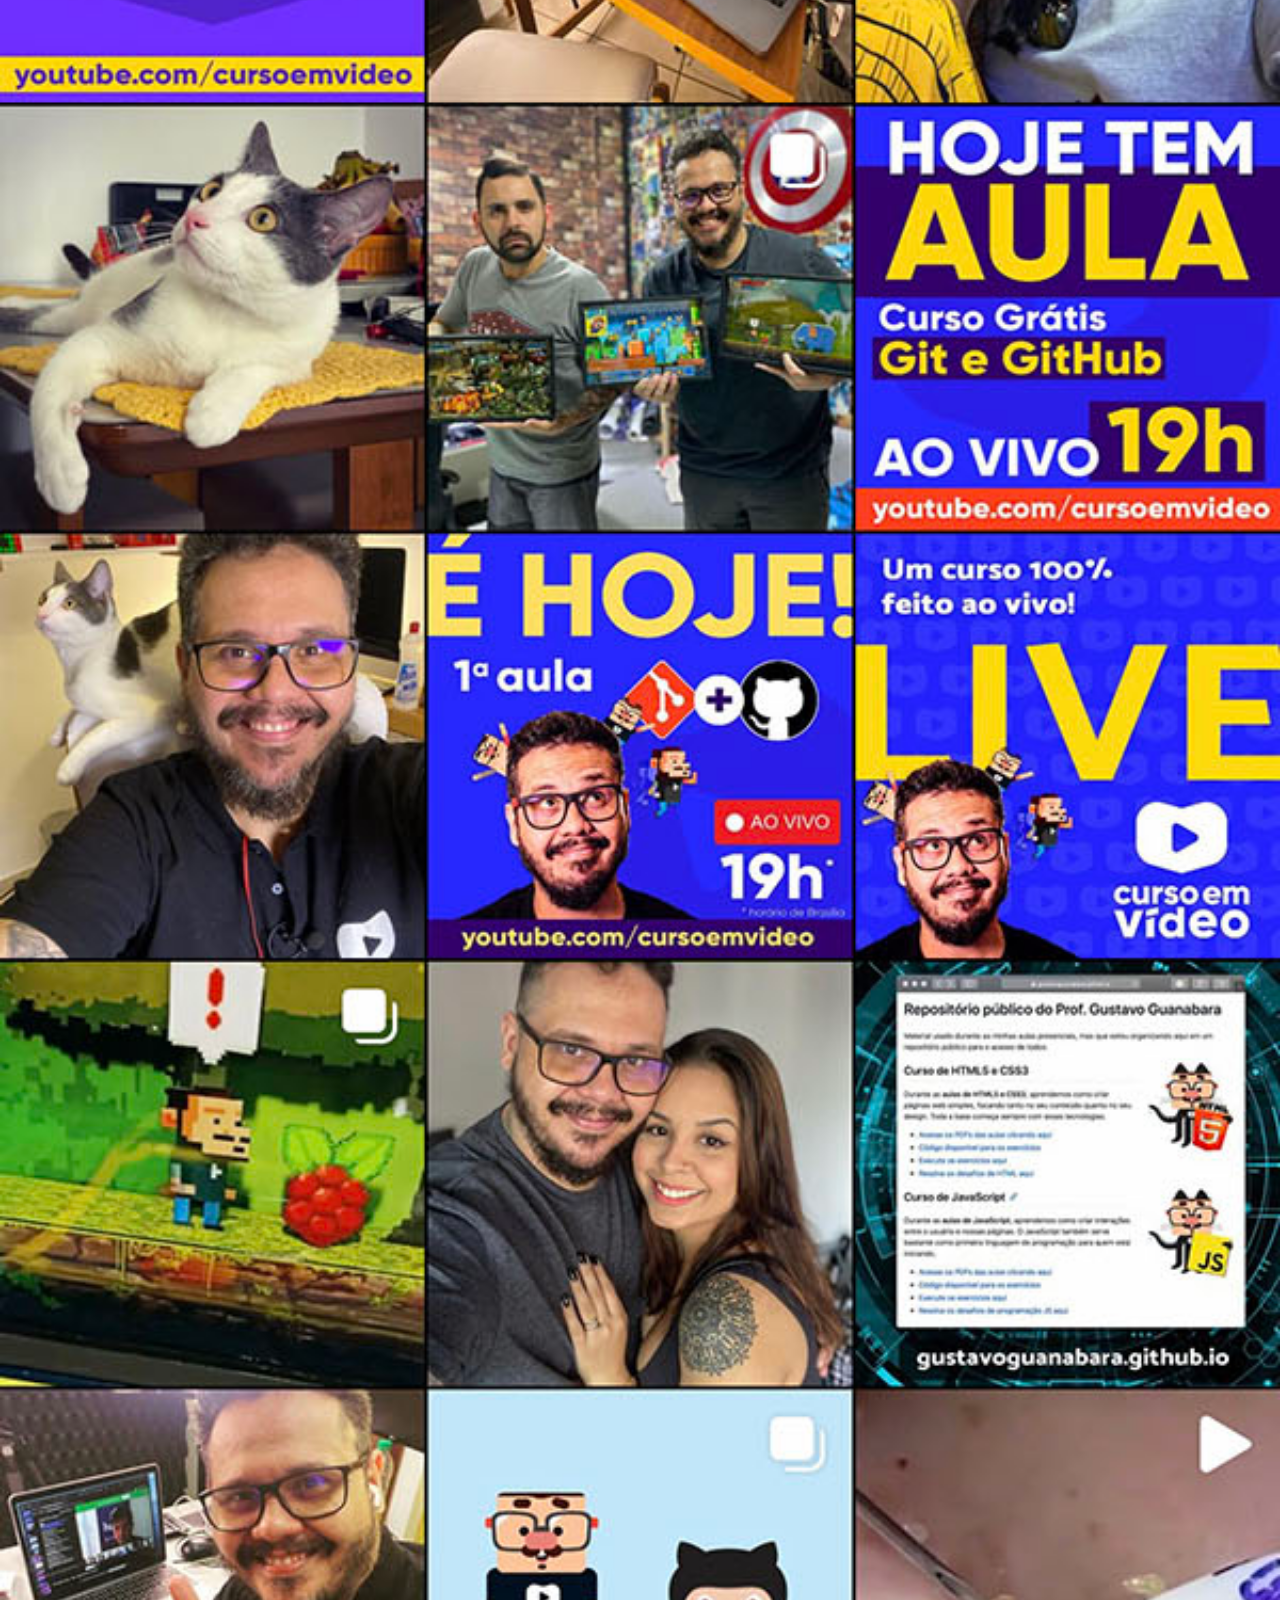
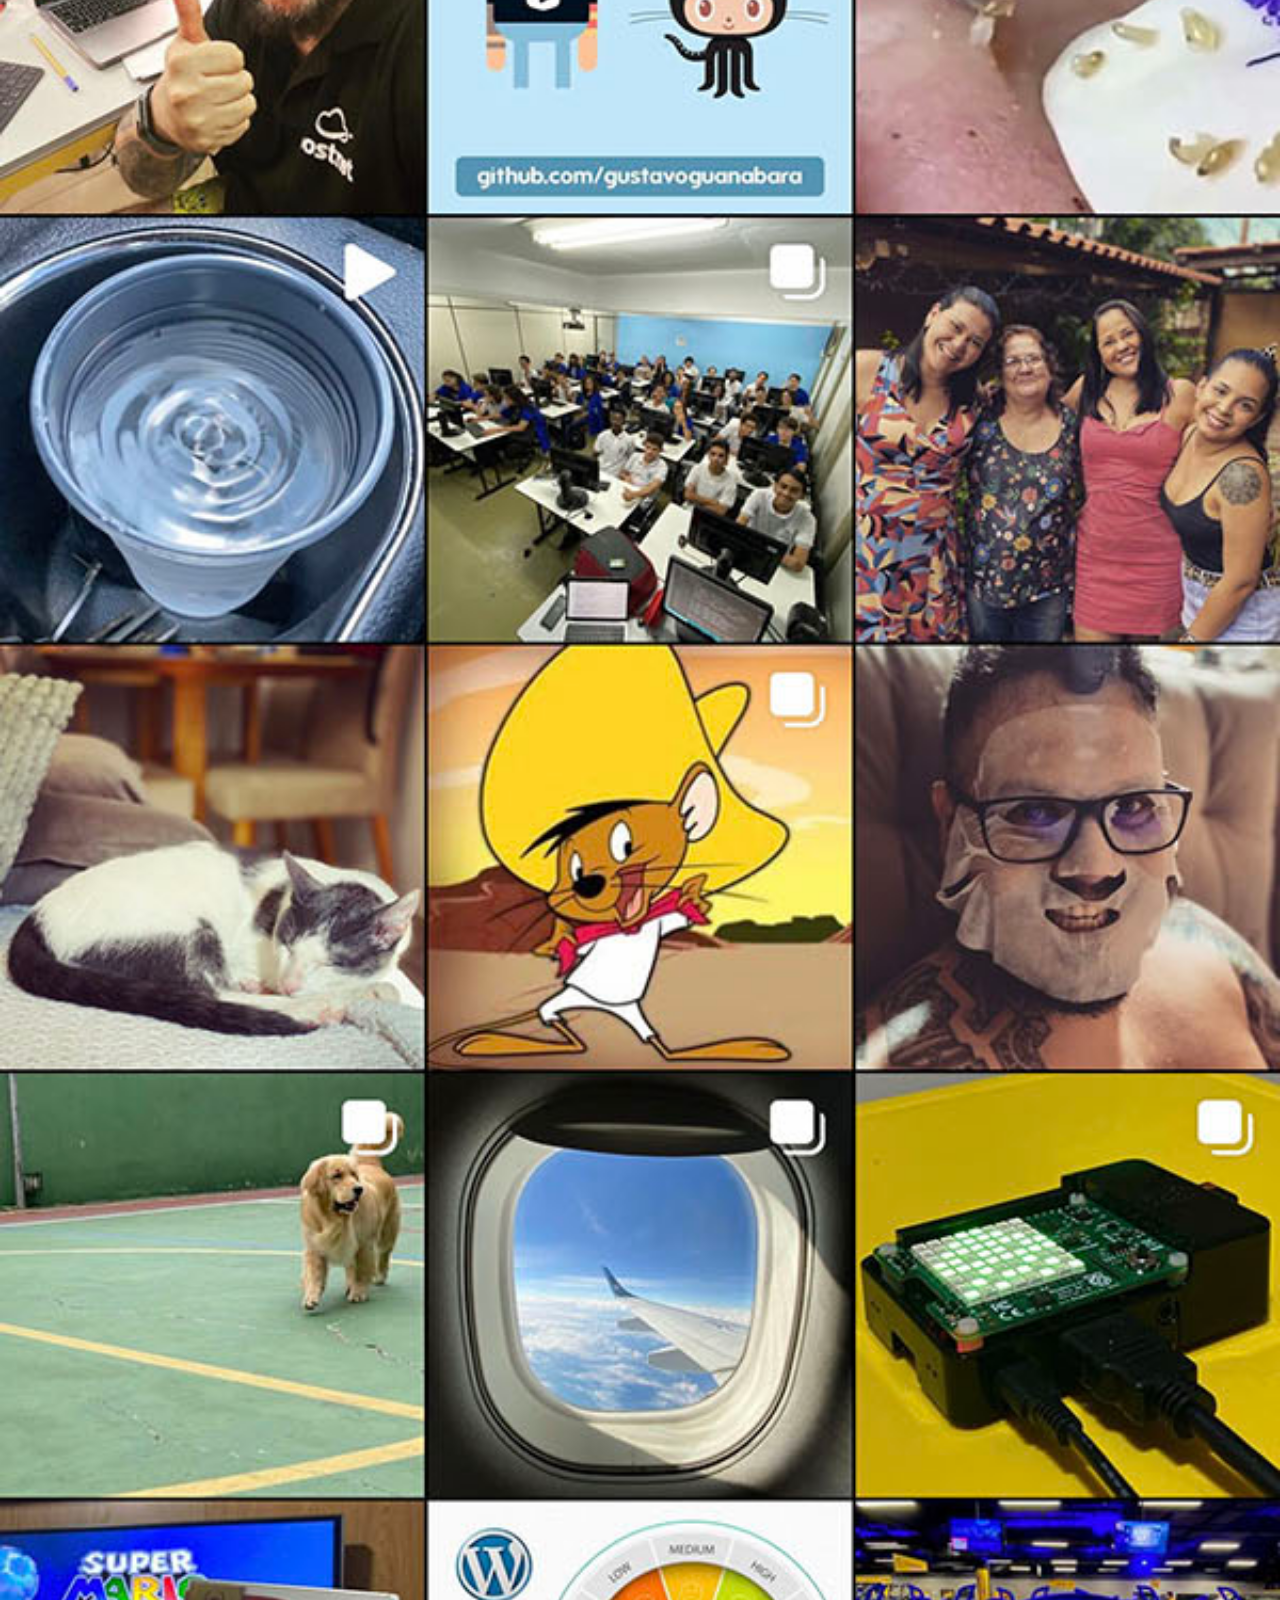
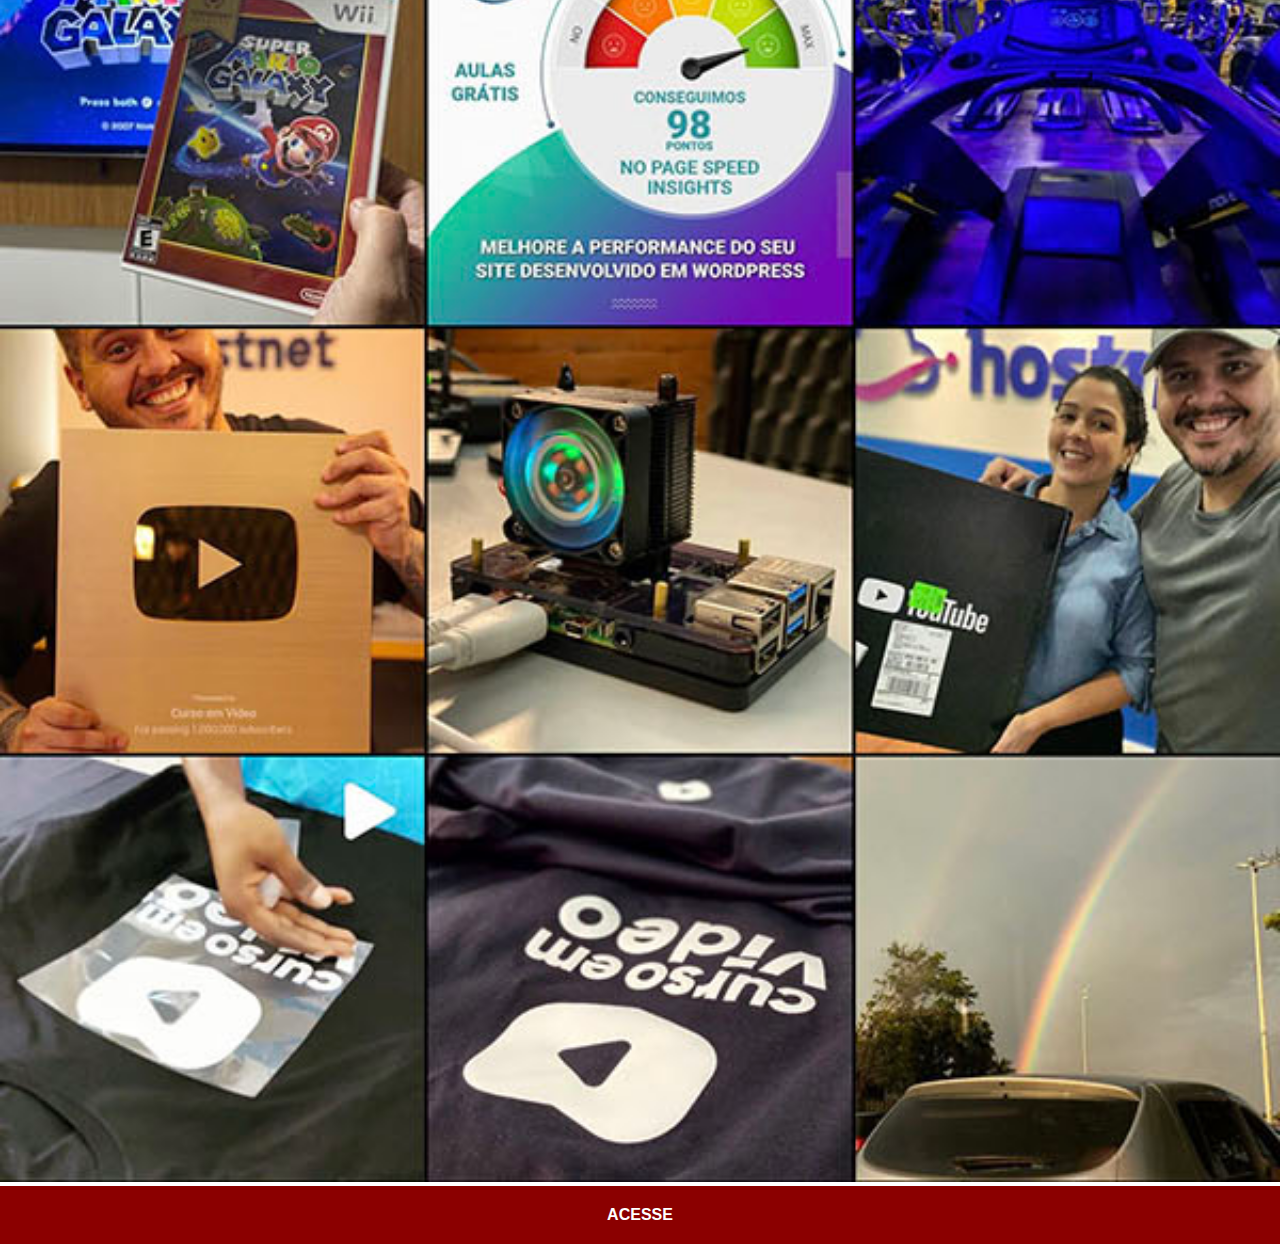
<file: instagram.html>
<!DOCTYPE html>
<html lang="pt-br">
<head>
    <meta charset="UTF-8">
    <meta name="viewport" content="width=device-width, initial-scale=1.0">
    <title>instagram</title>
    <link rel="stylesheet" href="estilos/social.css">
</head>
<body>
    <img src="imagens/tela-instagram.jpg" alt="instagram">
    <a href="https://www.instagram.com/gustavoguanabara/" target="_blank">ACESSE</a>
</body>
</html>
</file>
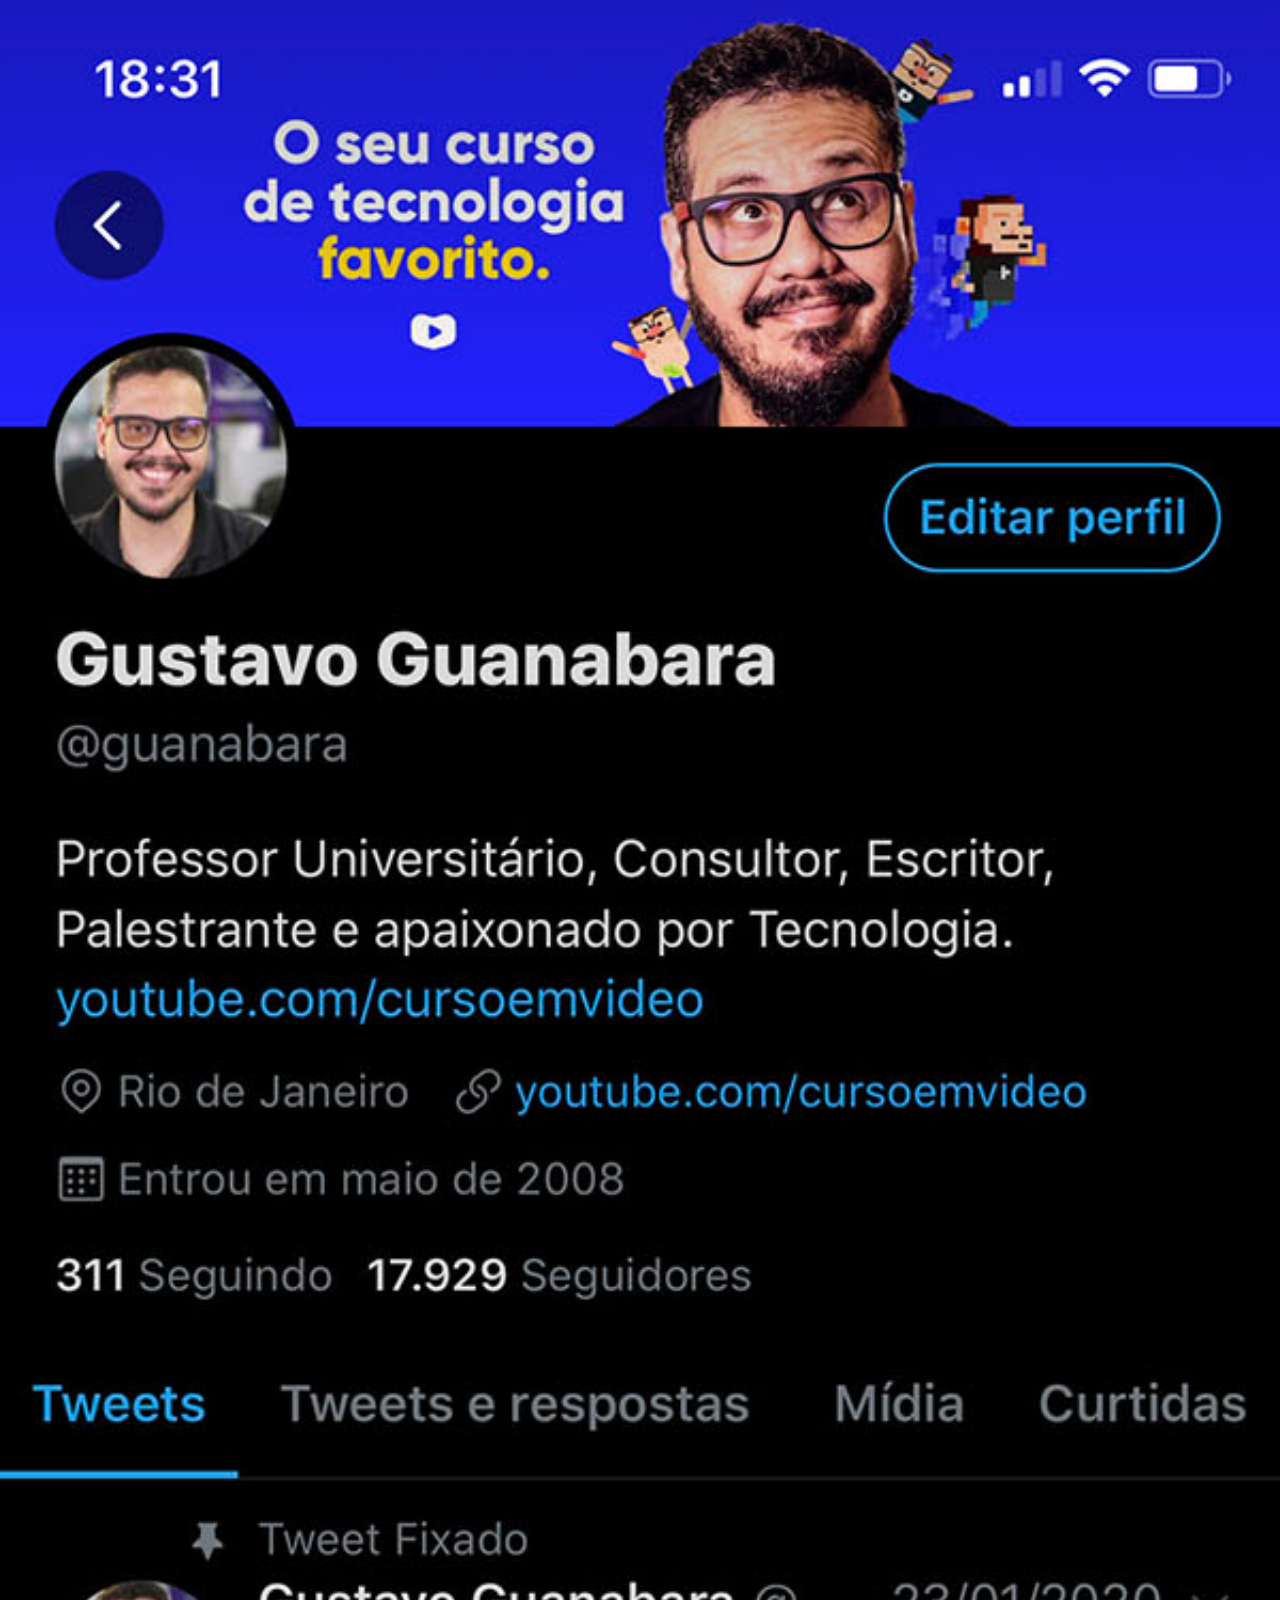
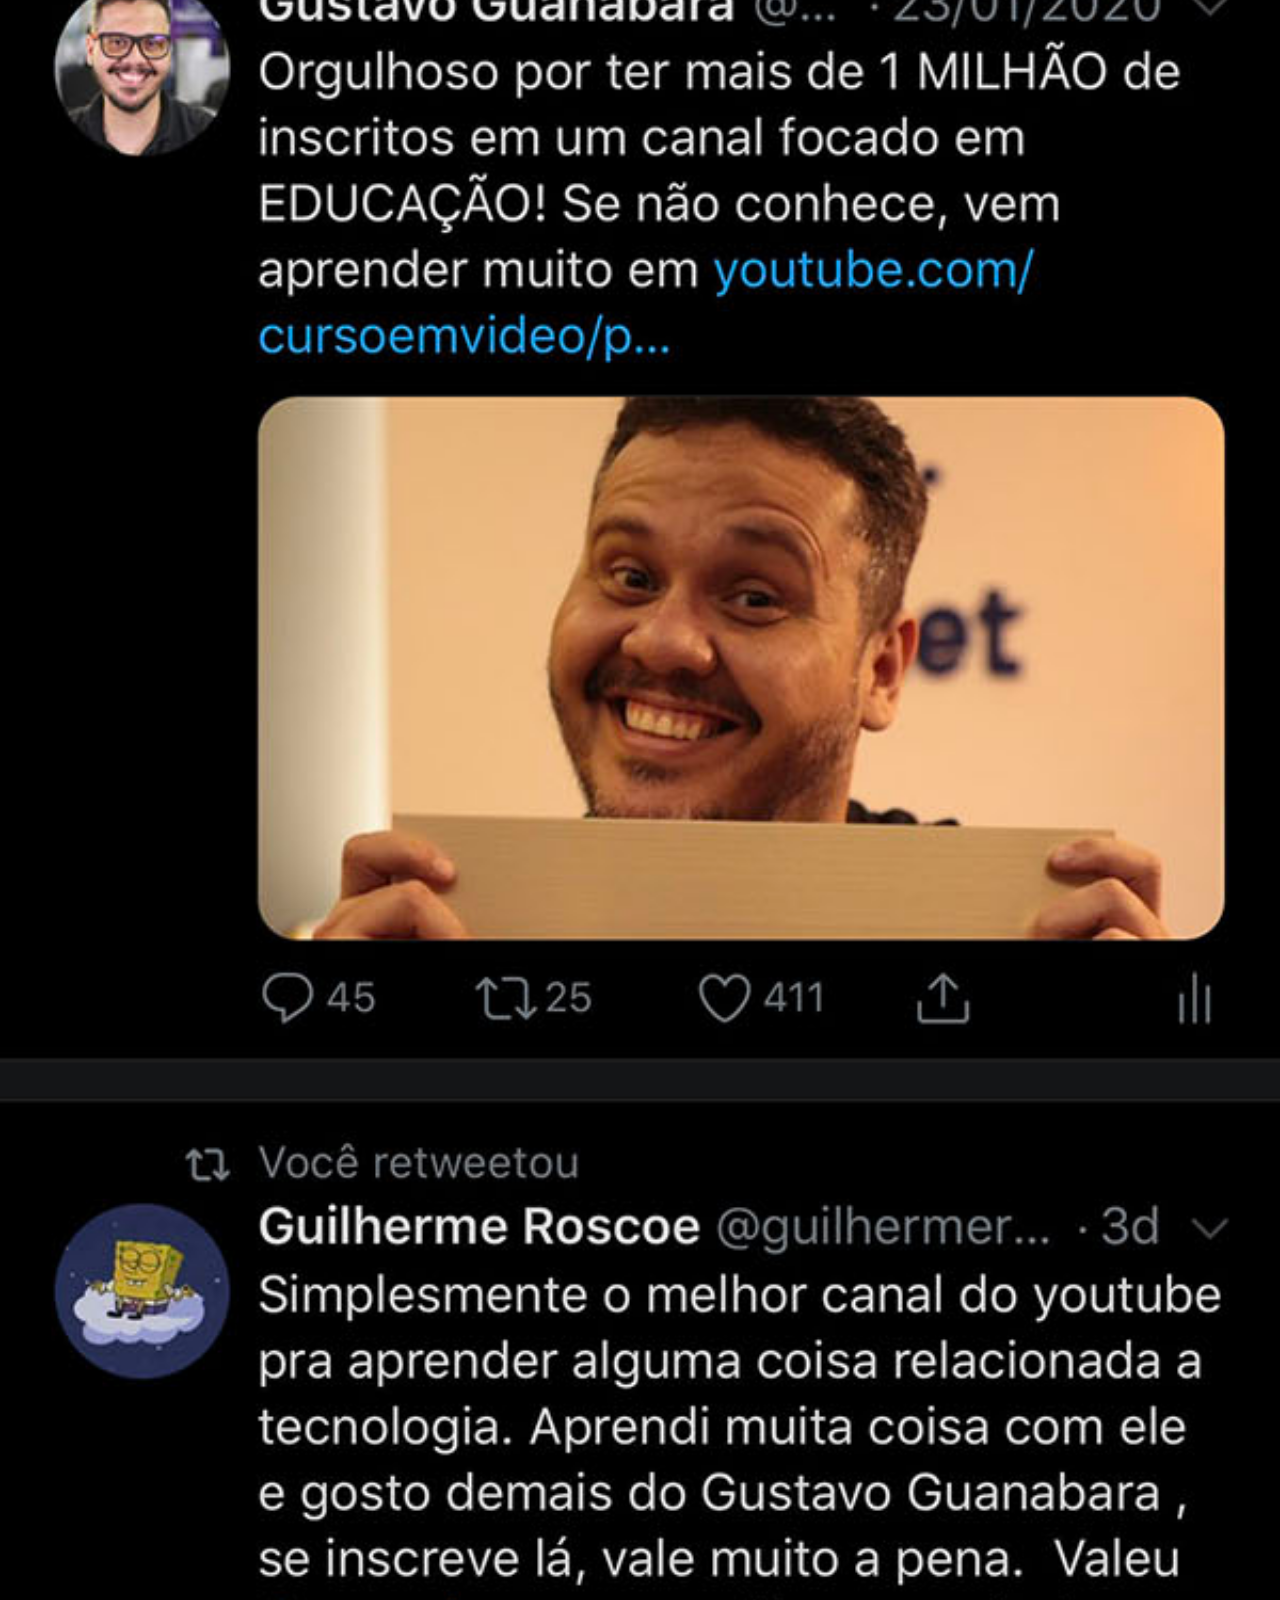
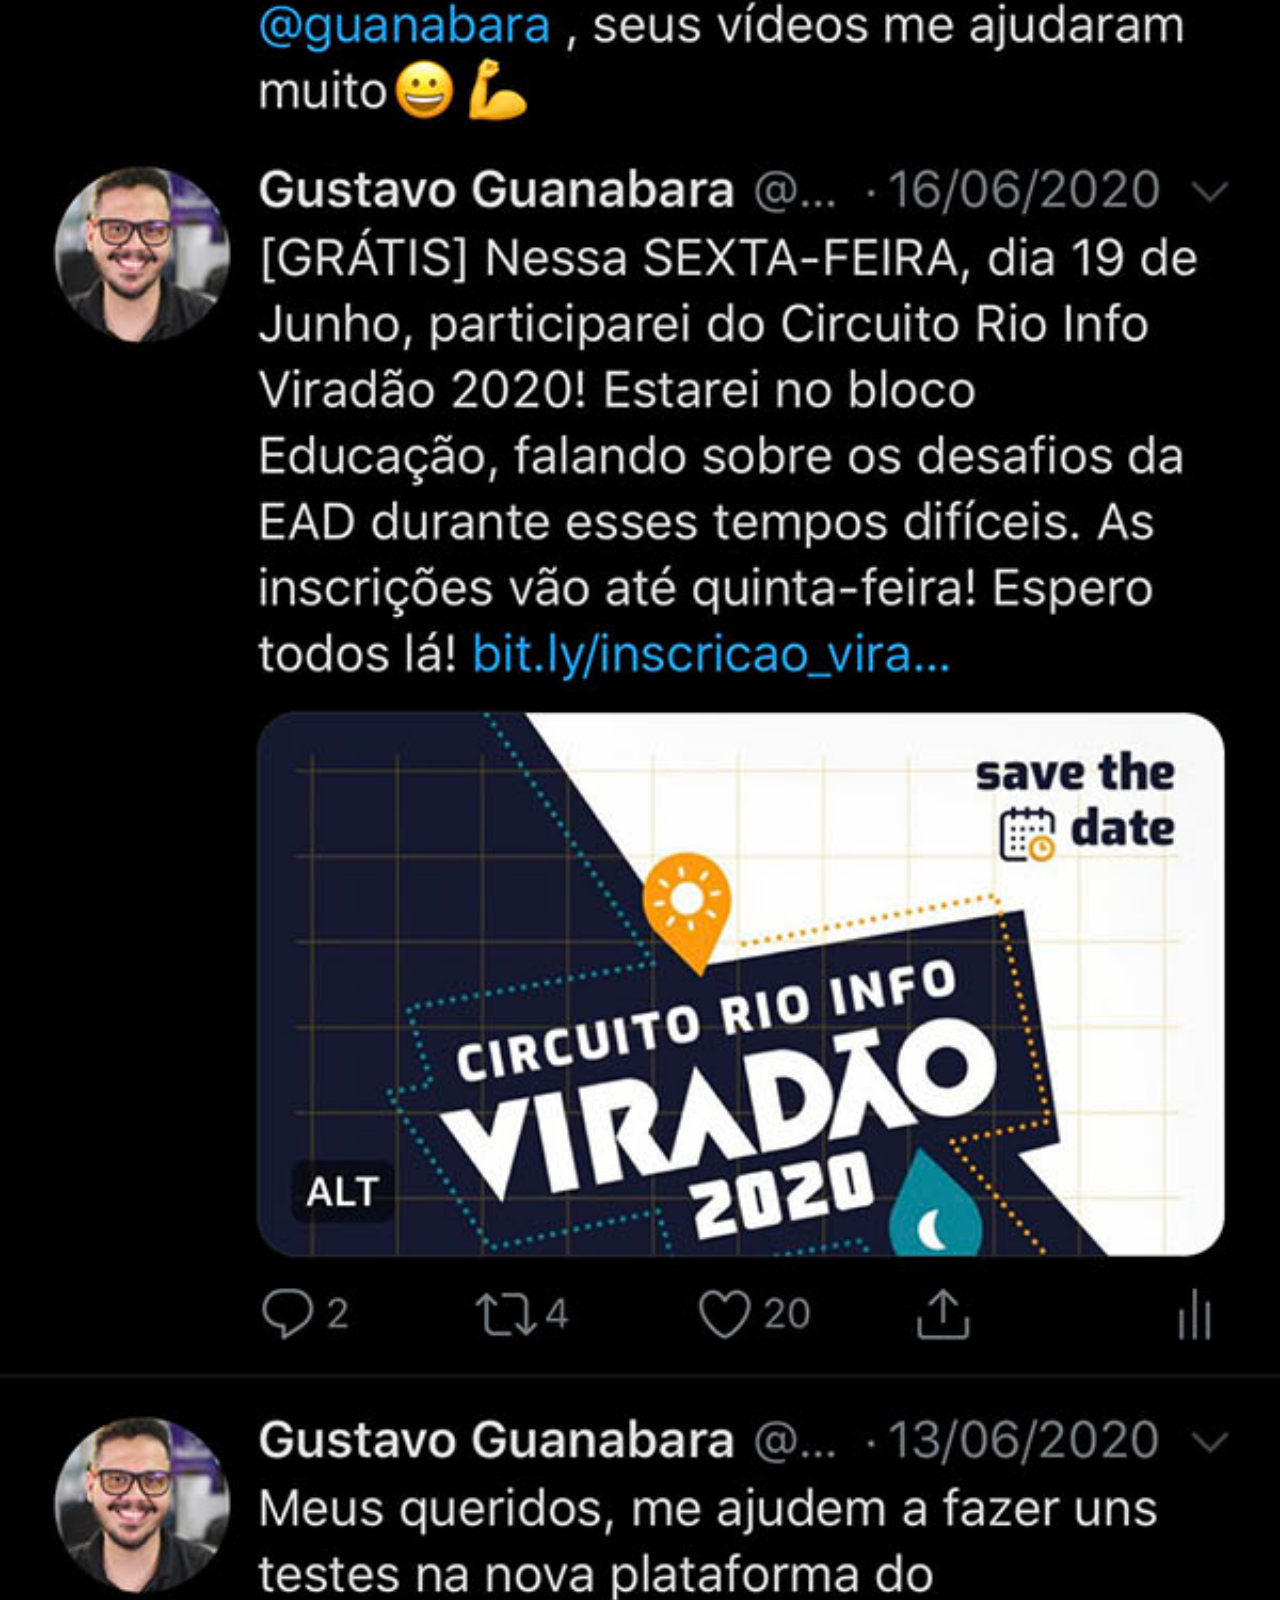
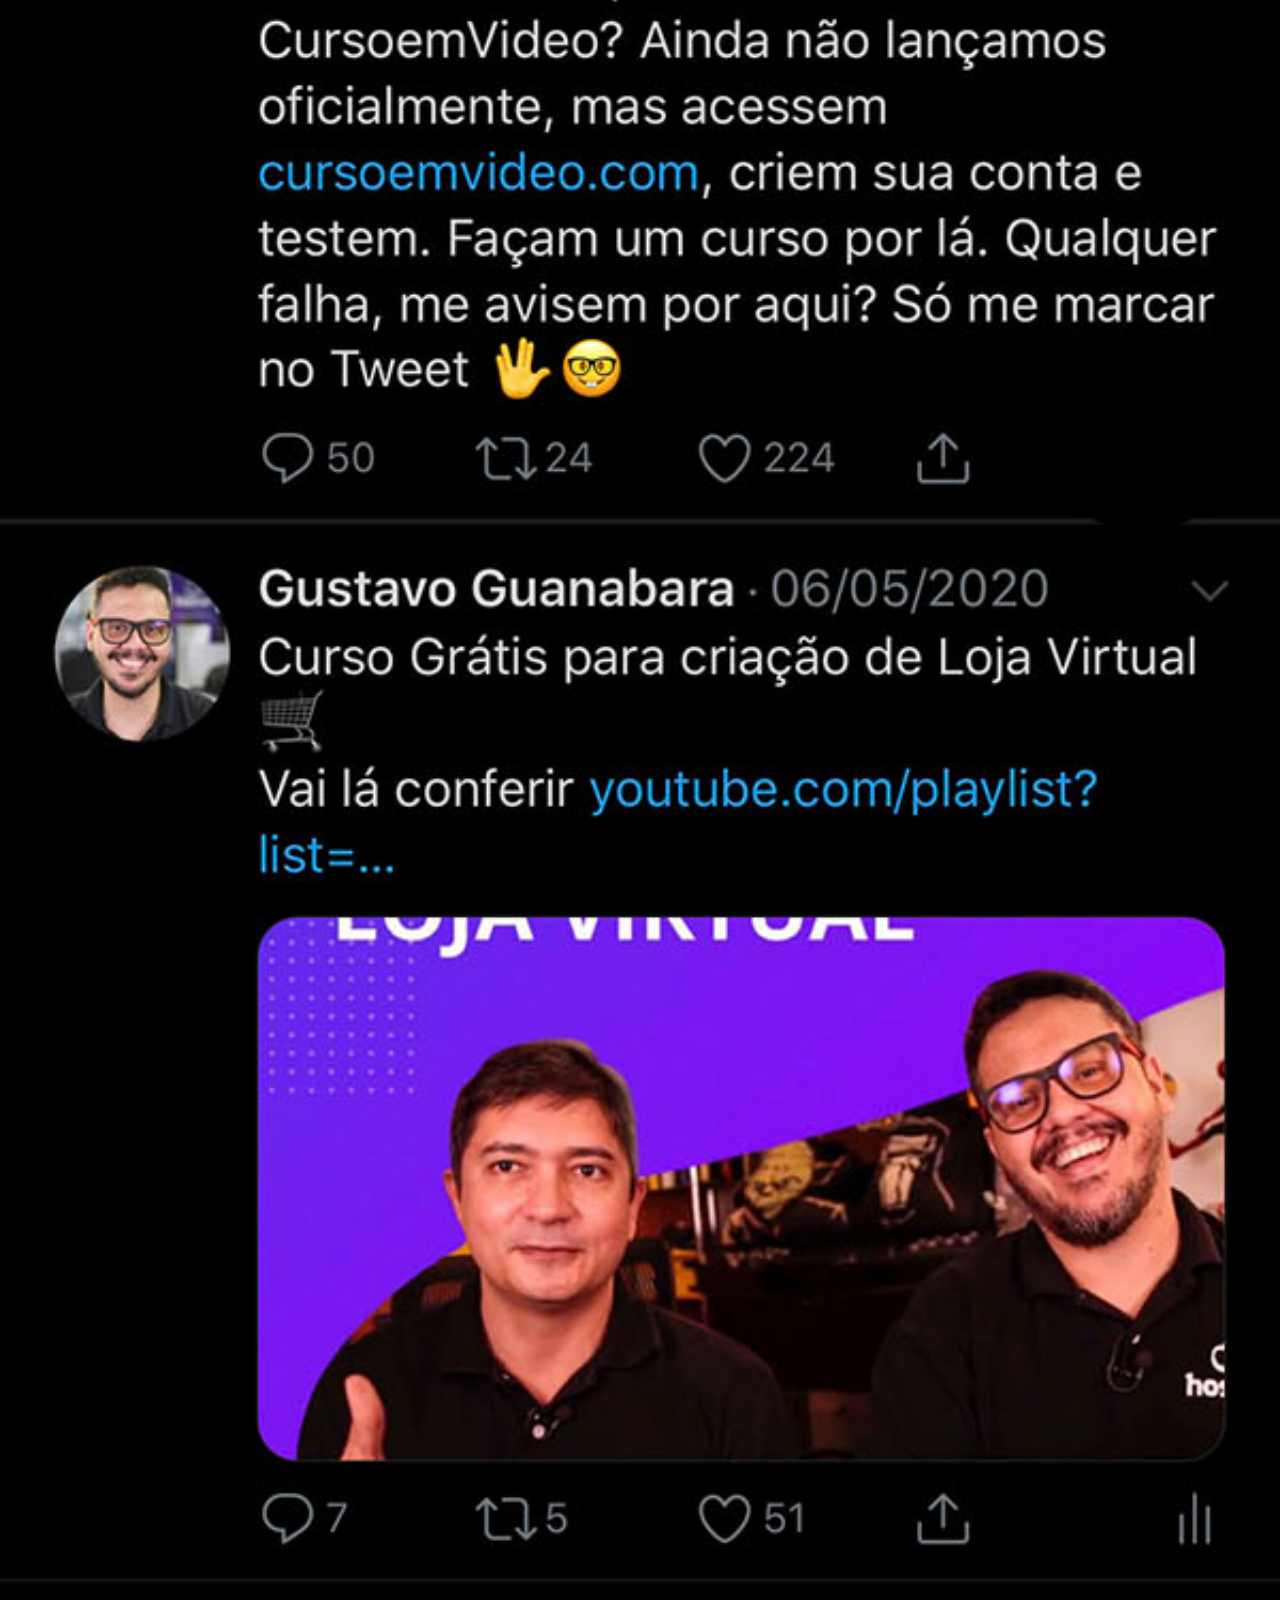
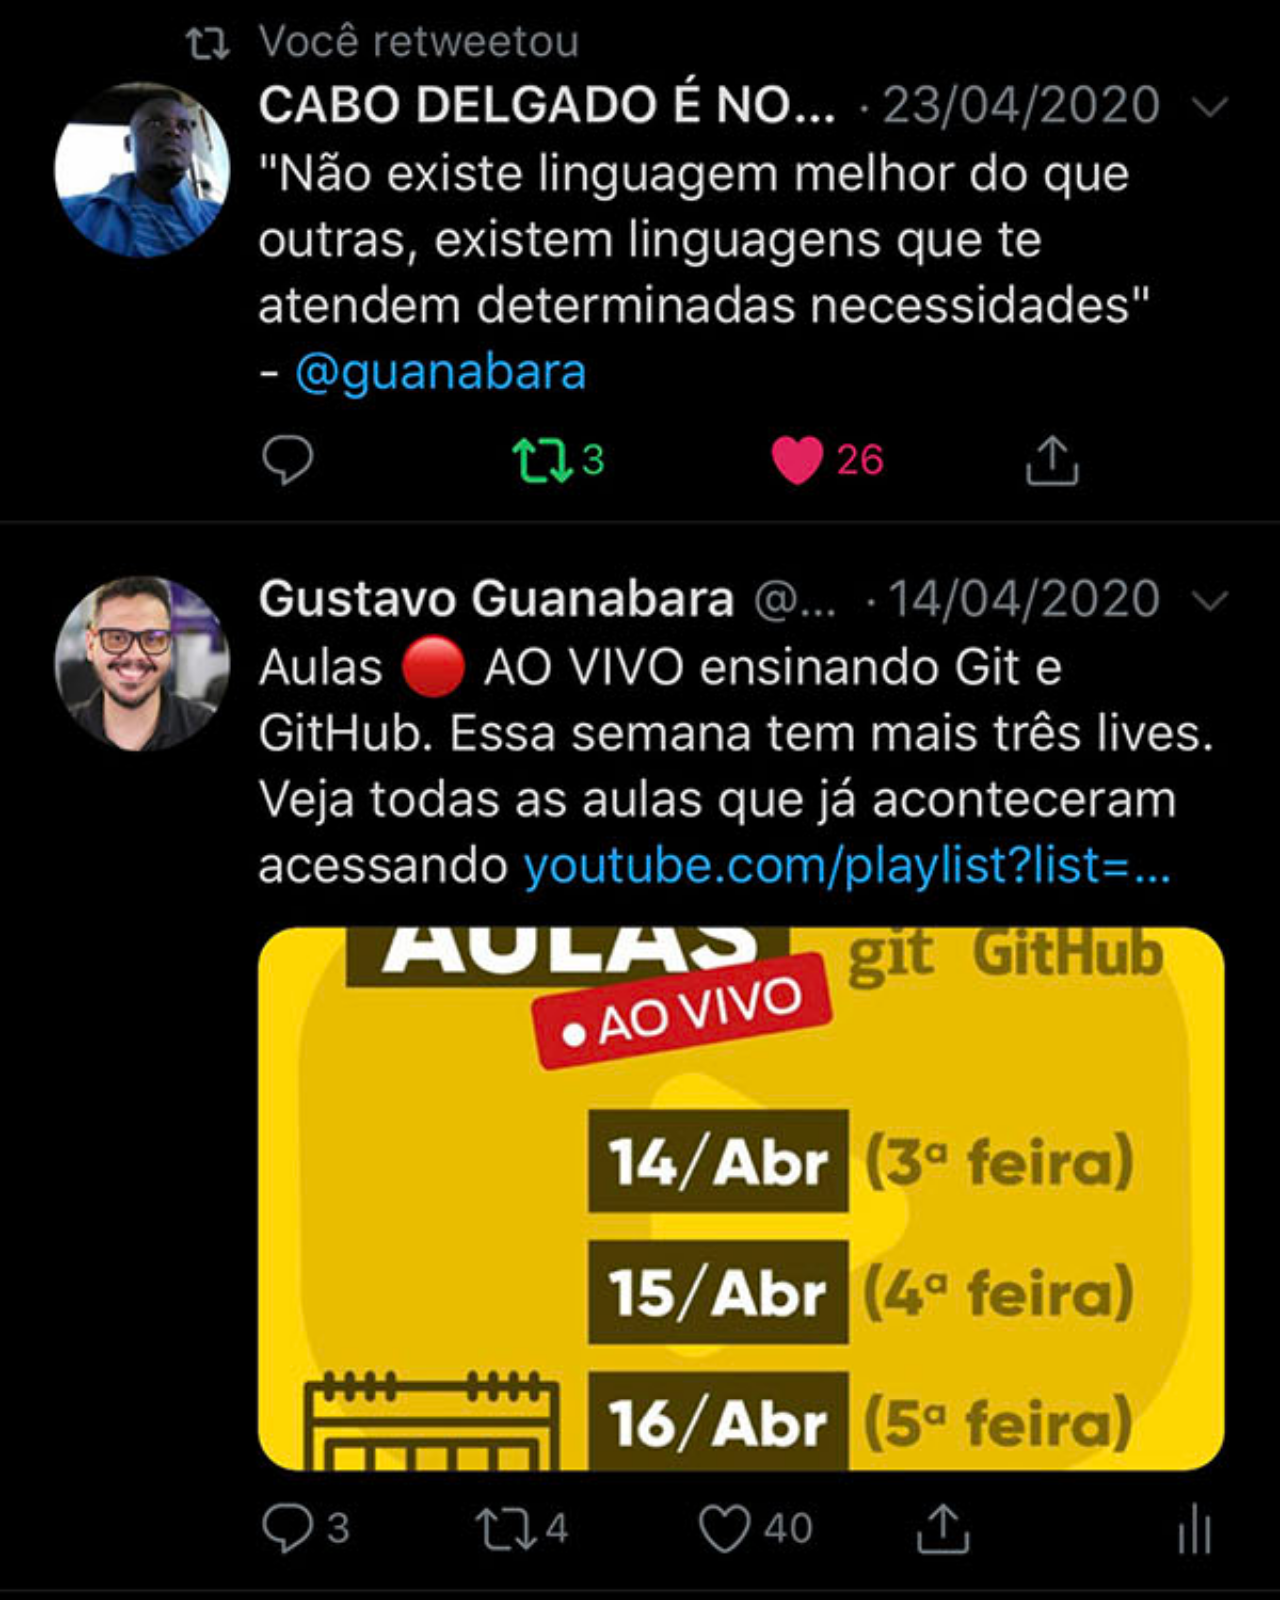
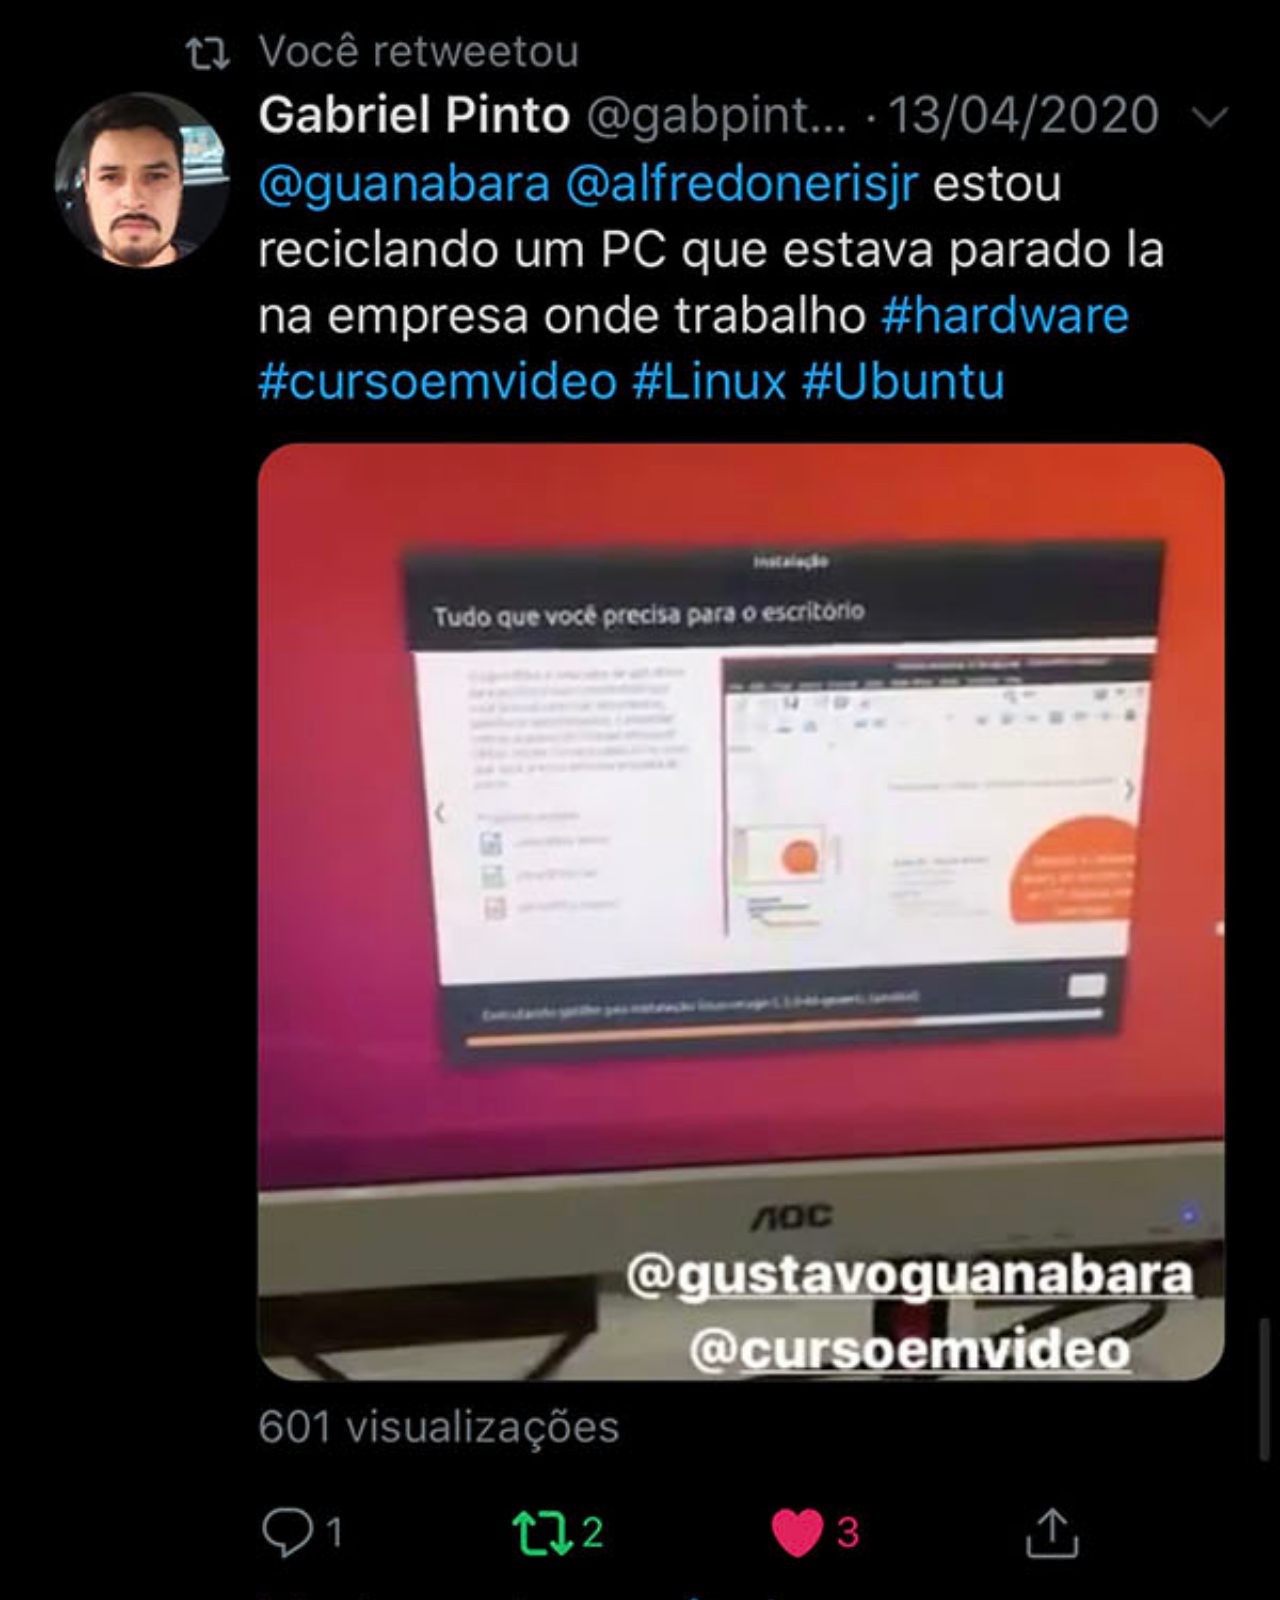
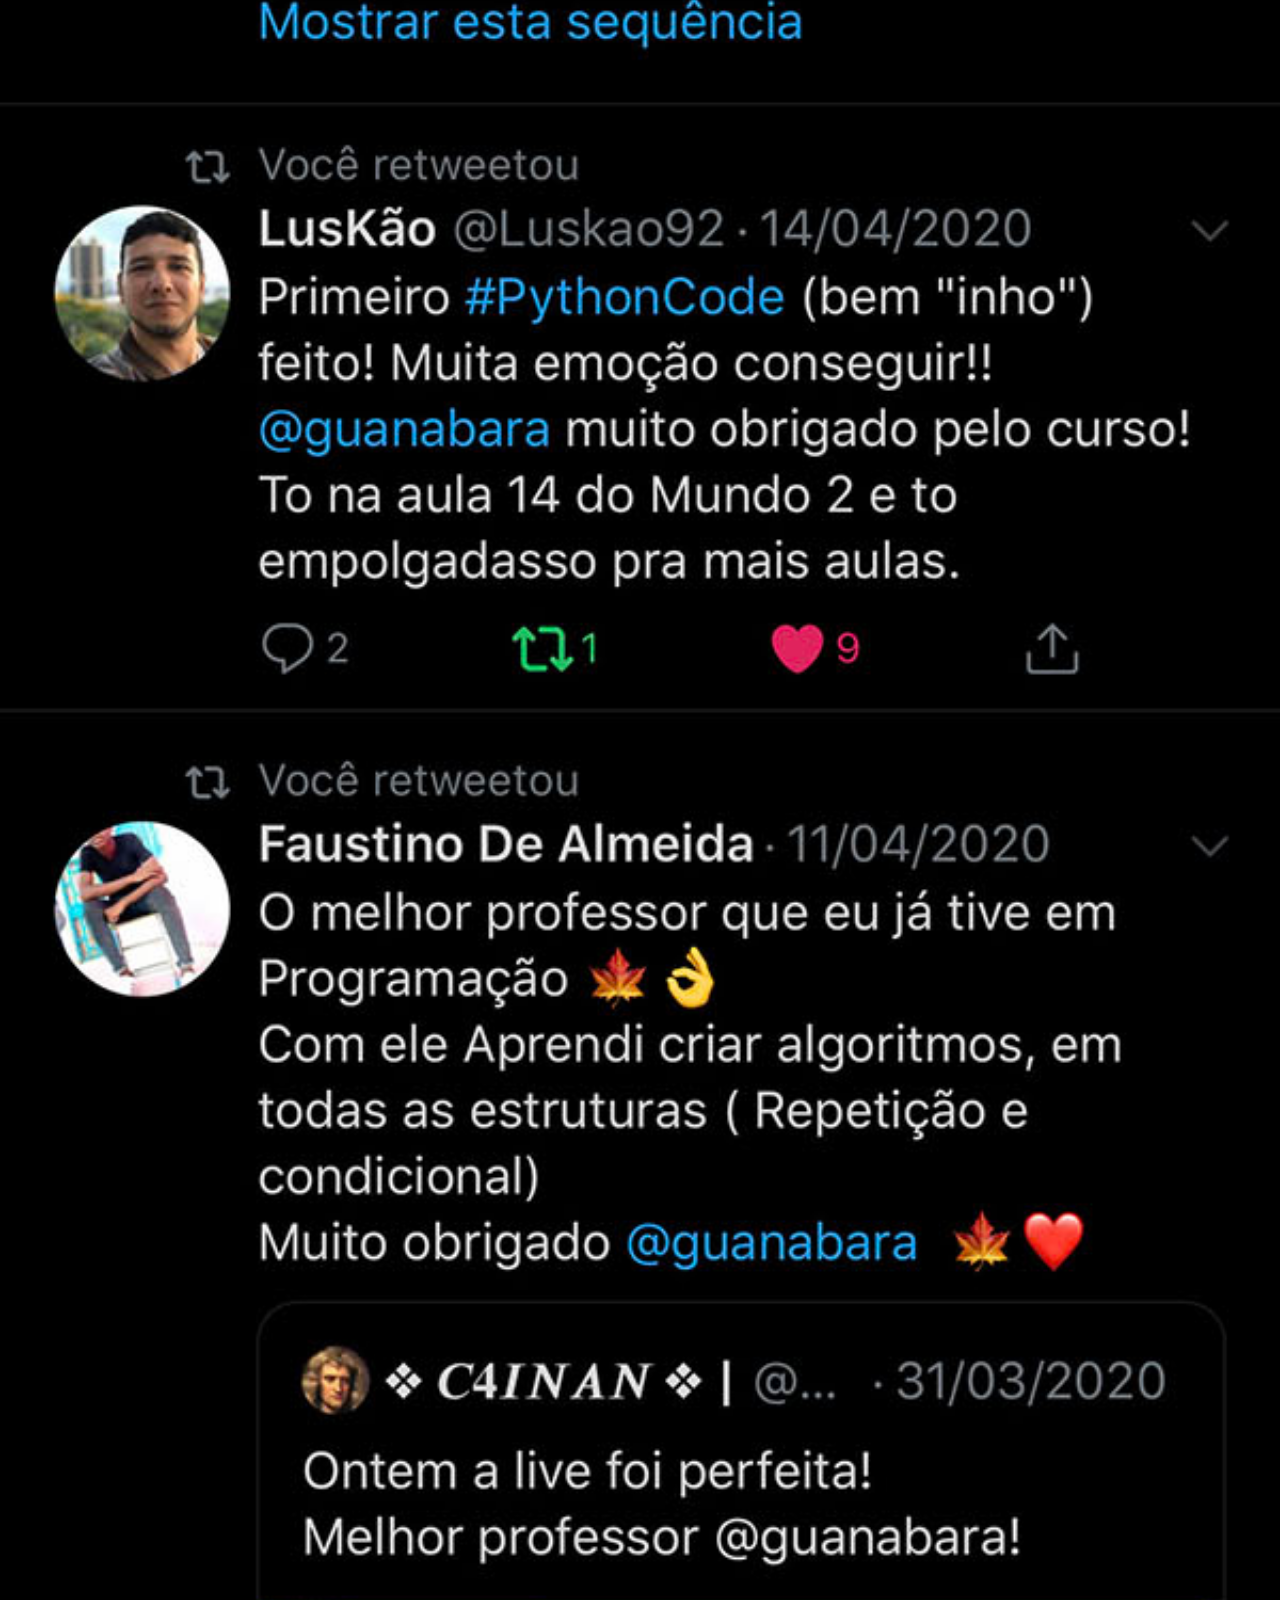
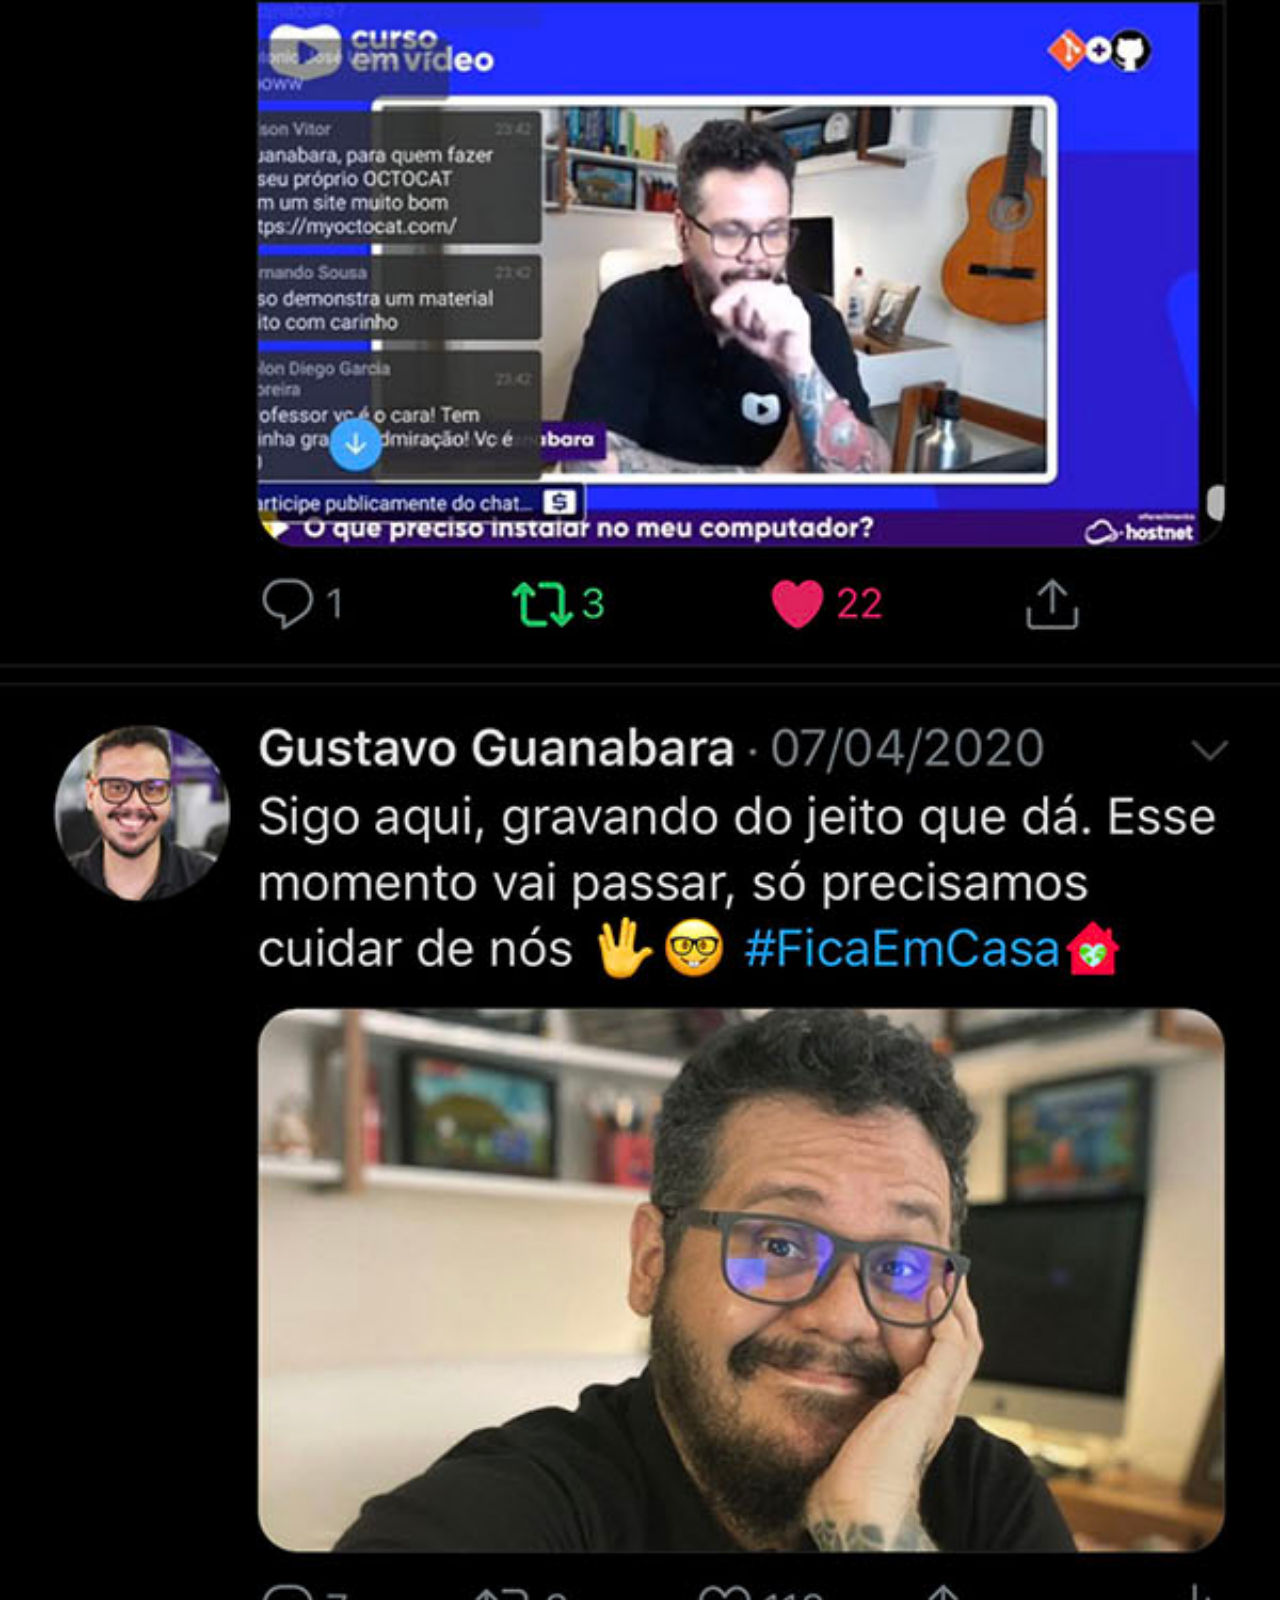
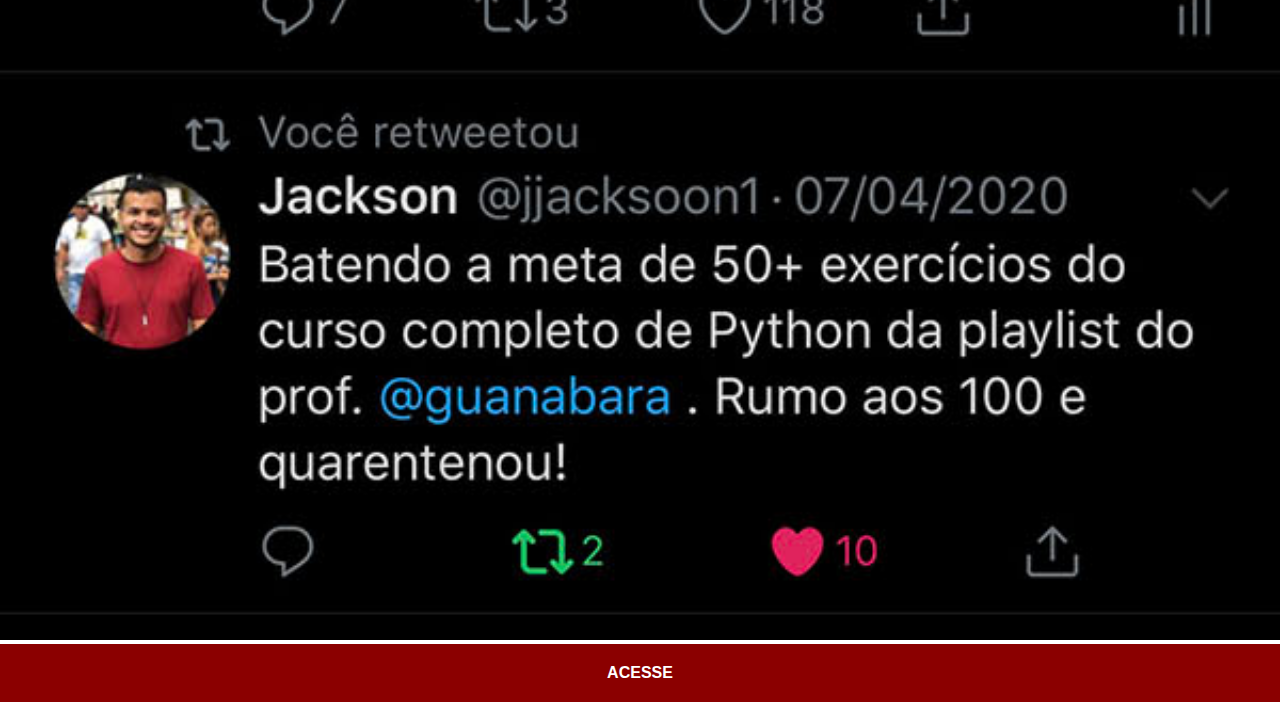
<file: twitter.html>
<!DOCTYPE html>
<html lang="pt-br">
<head>
    <meta charset="UTF-8">
    <meta name="viewport" content="width=device-width, initial-scale=1.0">
    <title>Twitter</title>
    <link rel="stylesheet" href="estilos/social.css">
</head>
<body>
    <img src="imagens/tela-twitter.jpg" alt="twitter">
    <a href="https://twitter.com/guanabara" target="_blank">ACESSE</a>
</body>
</html>
</file>
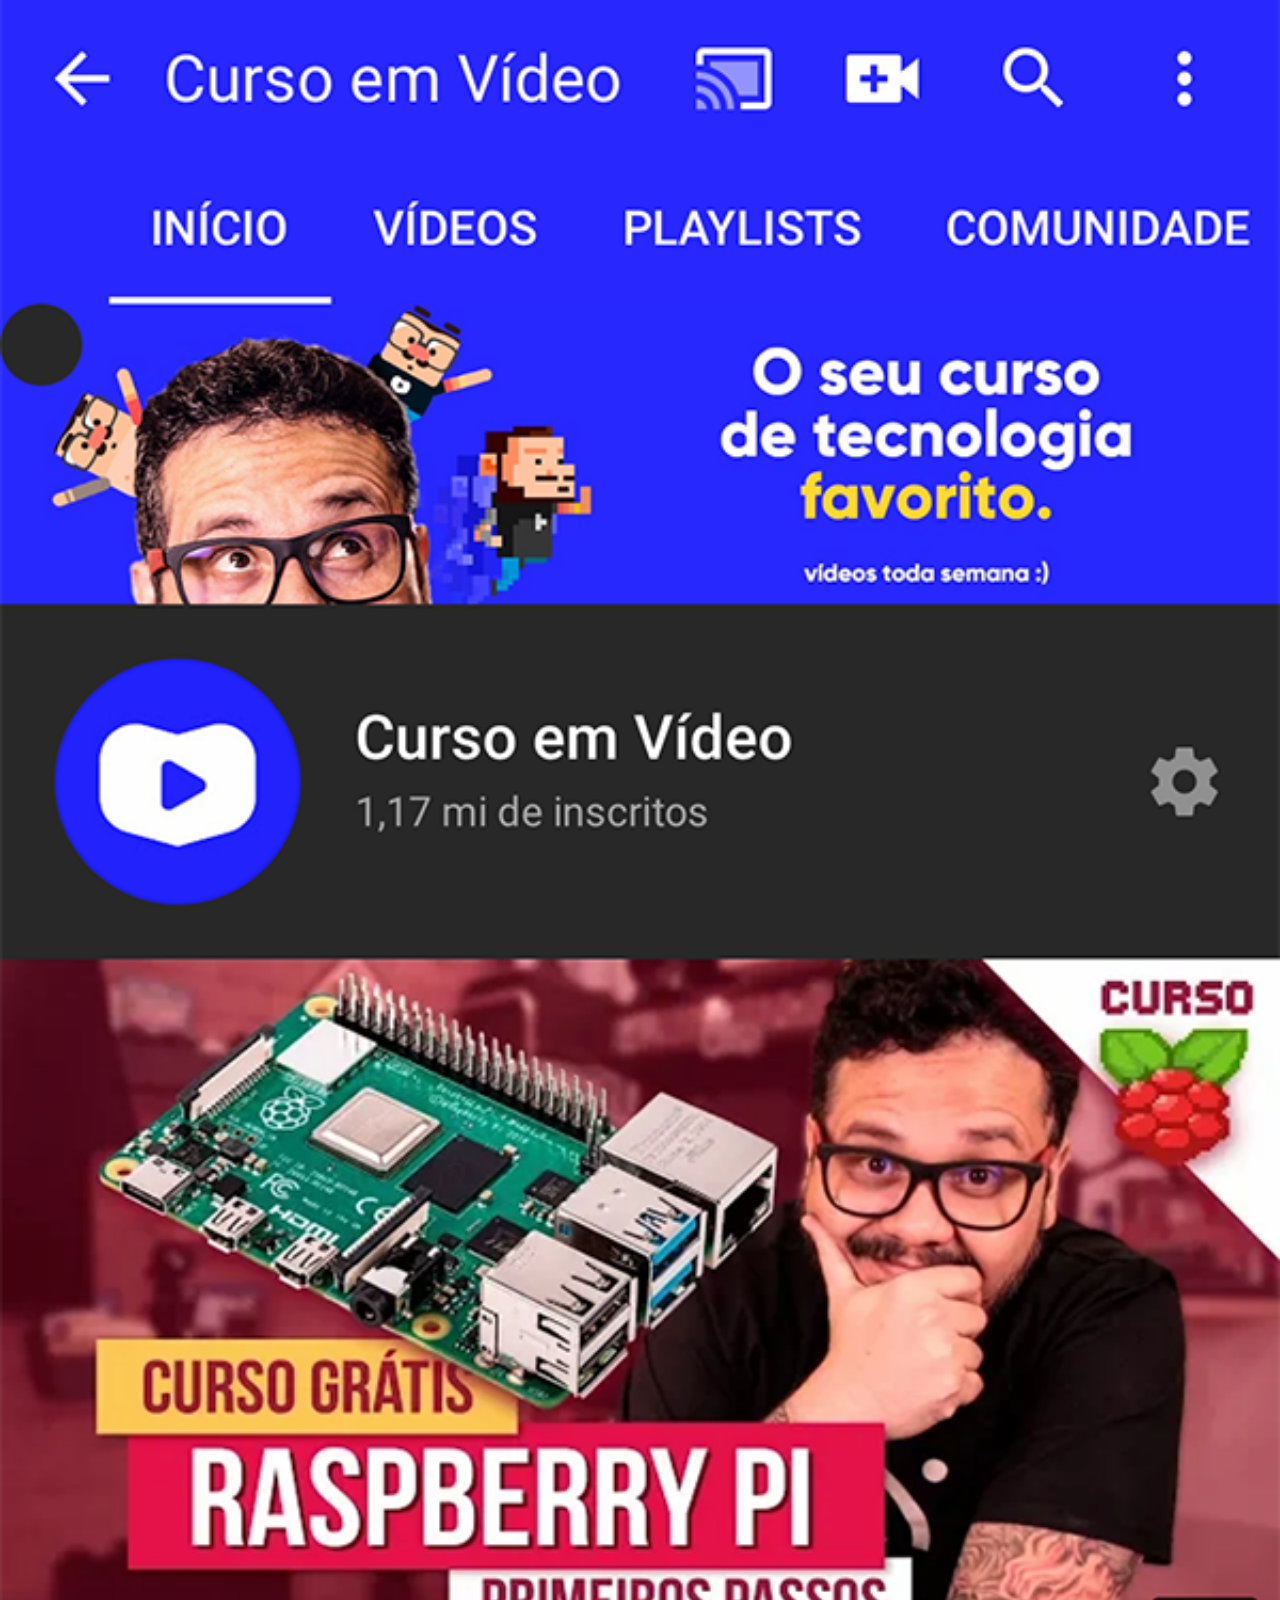
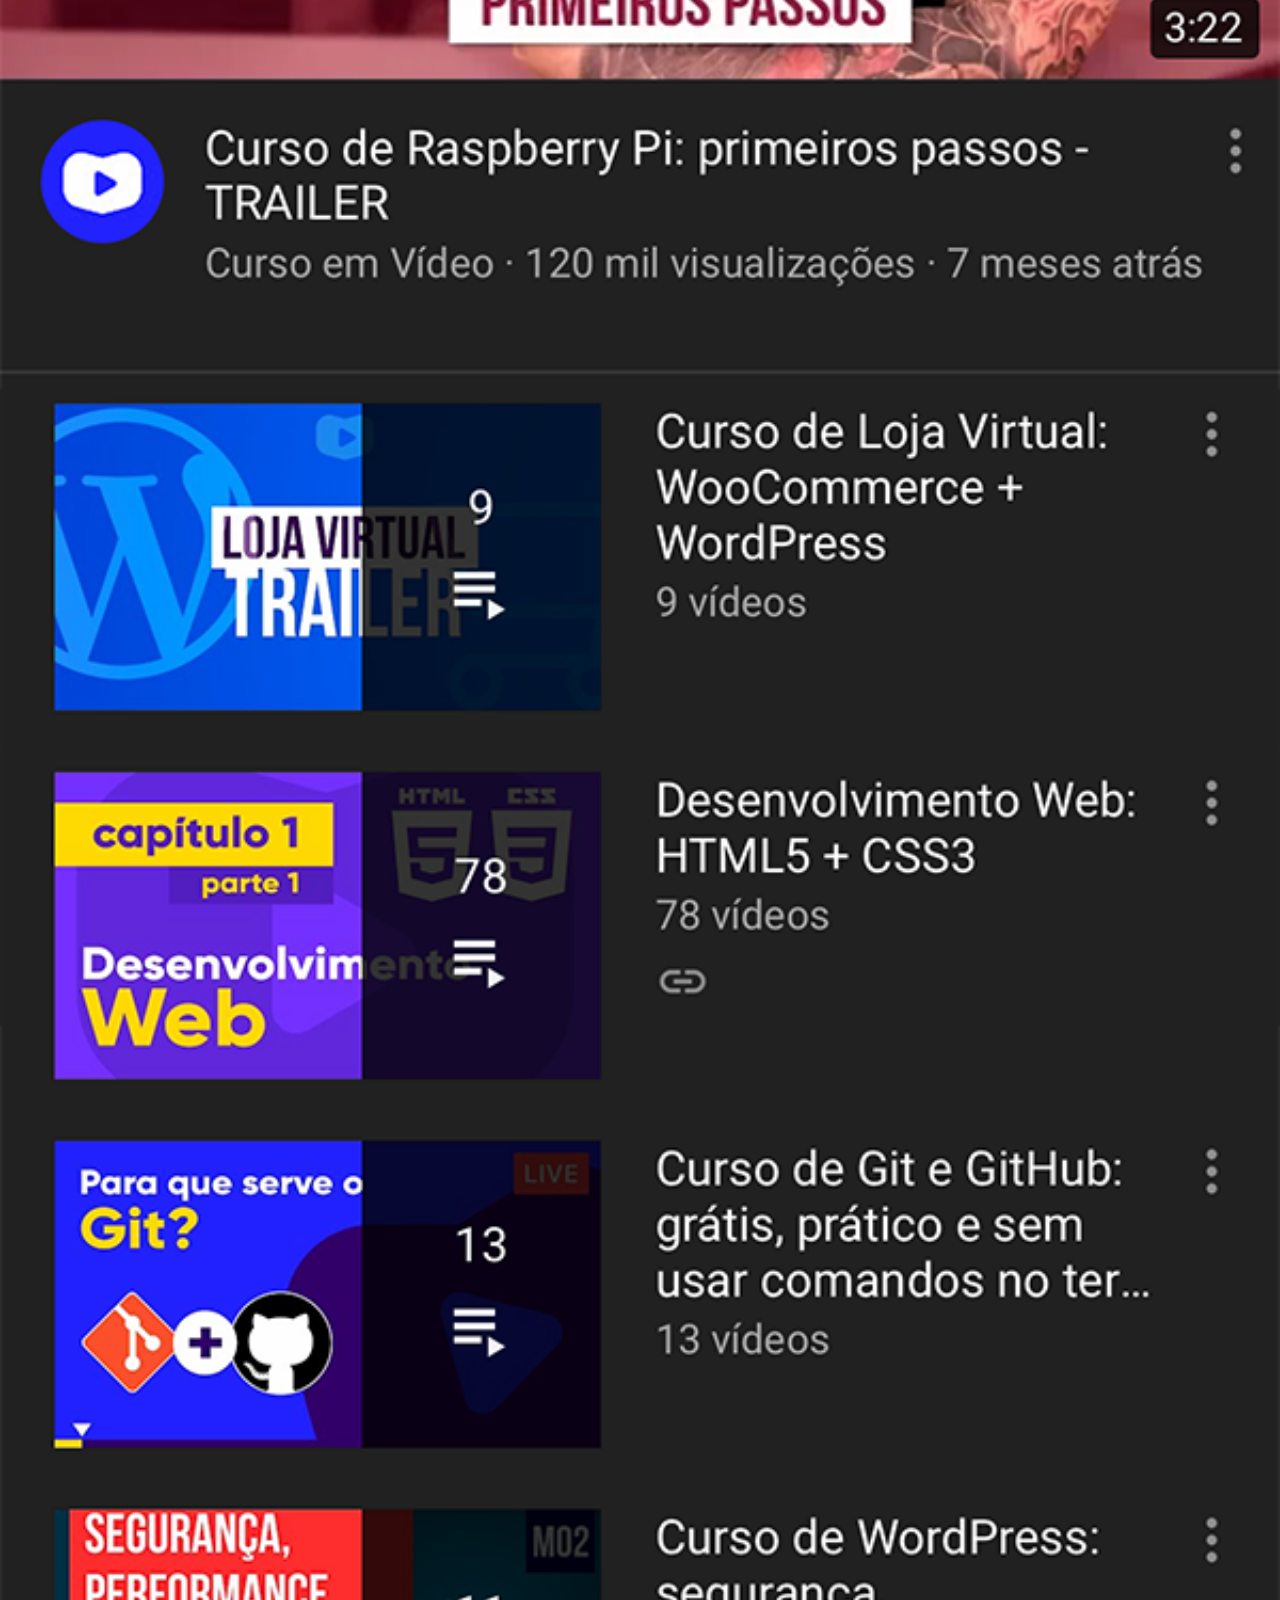
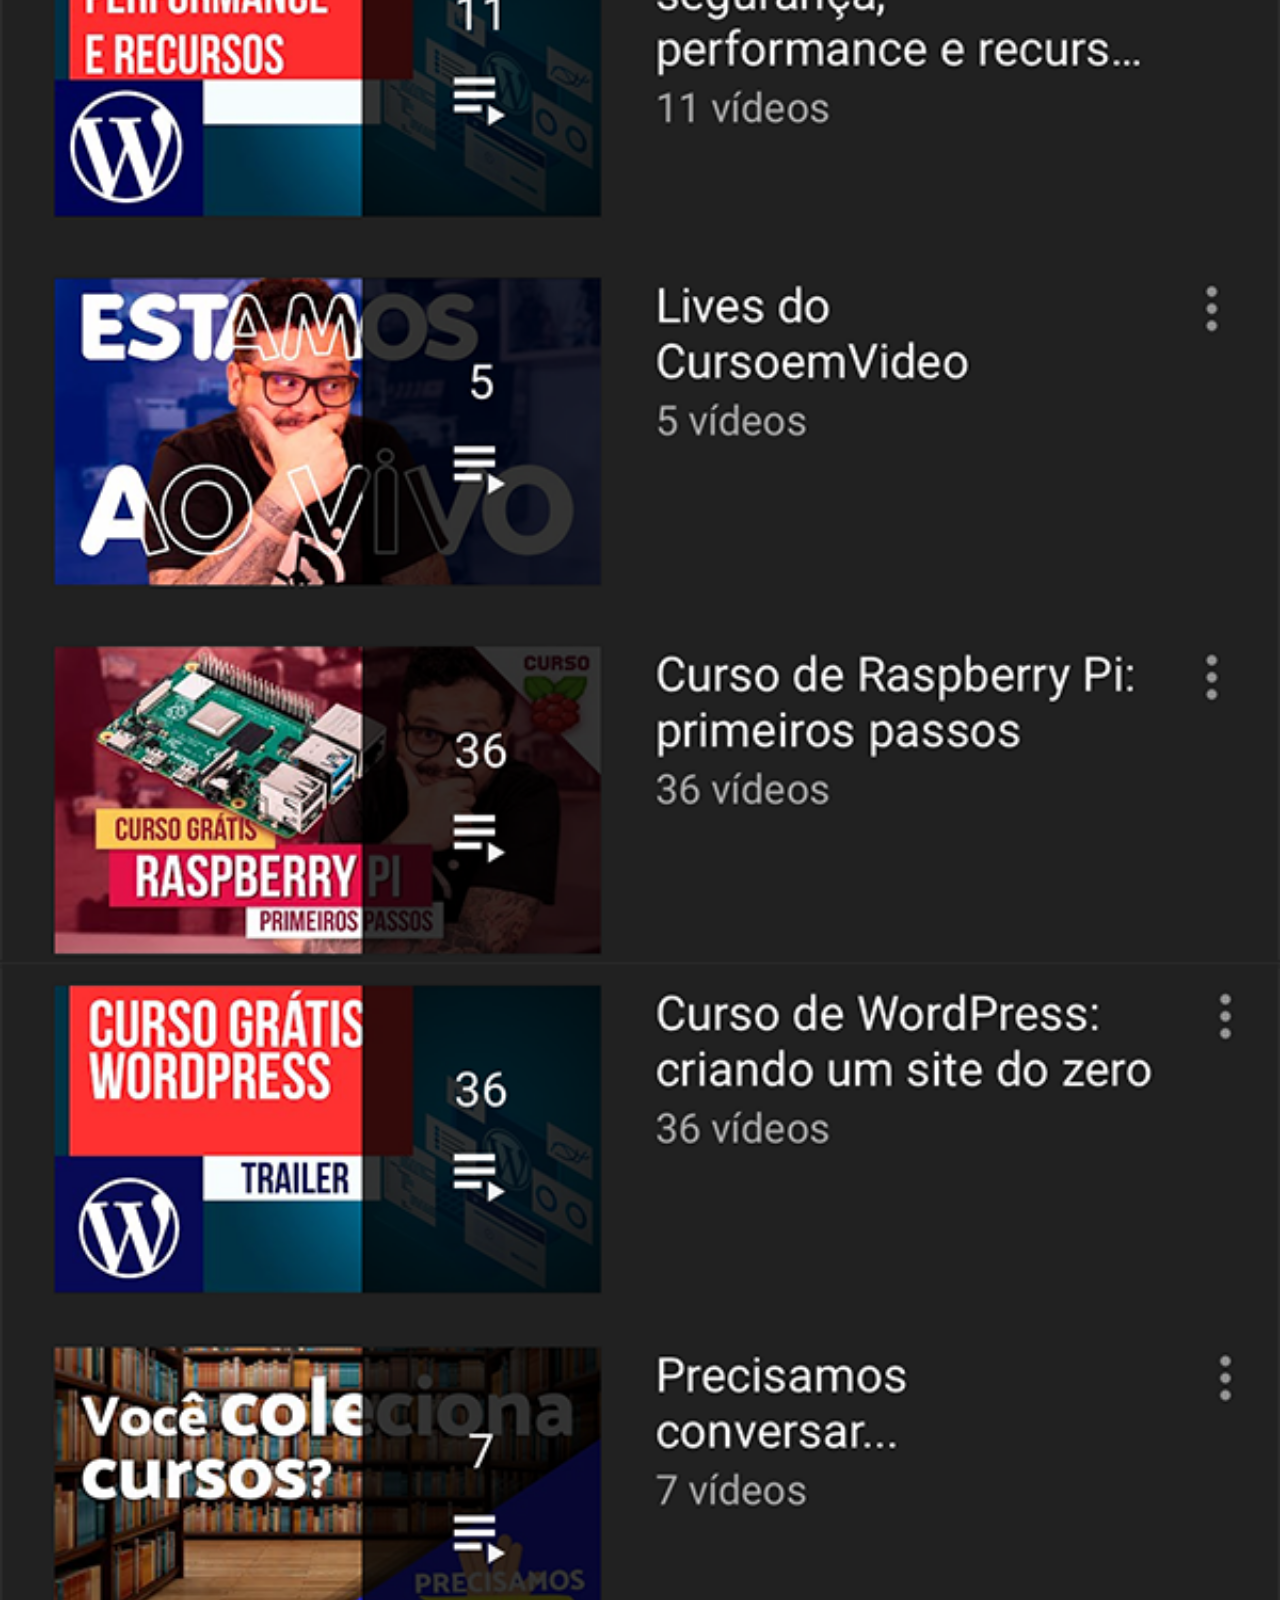
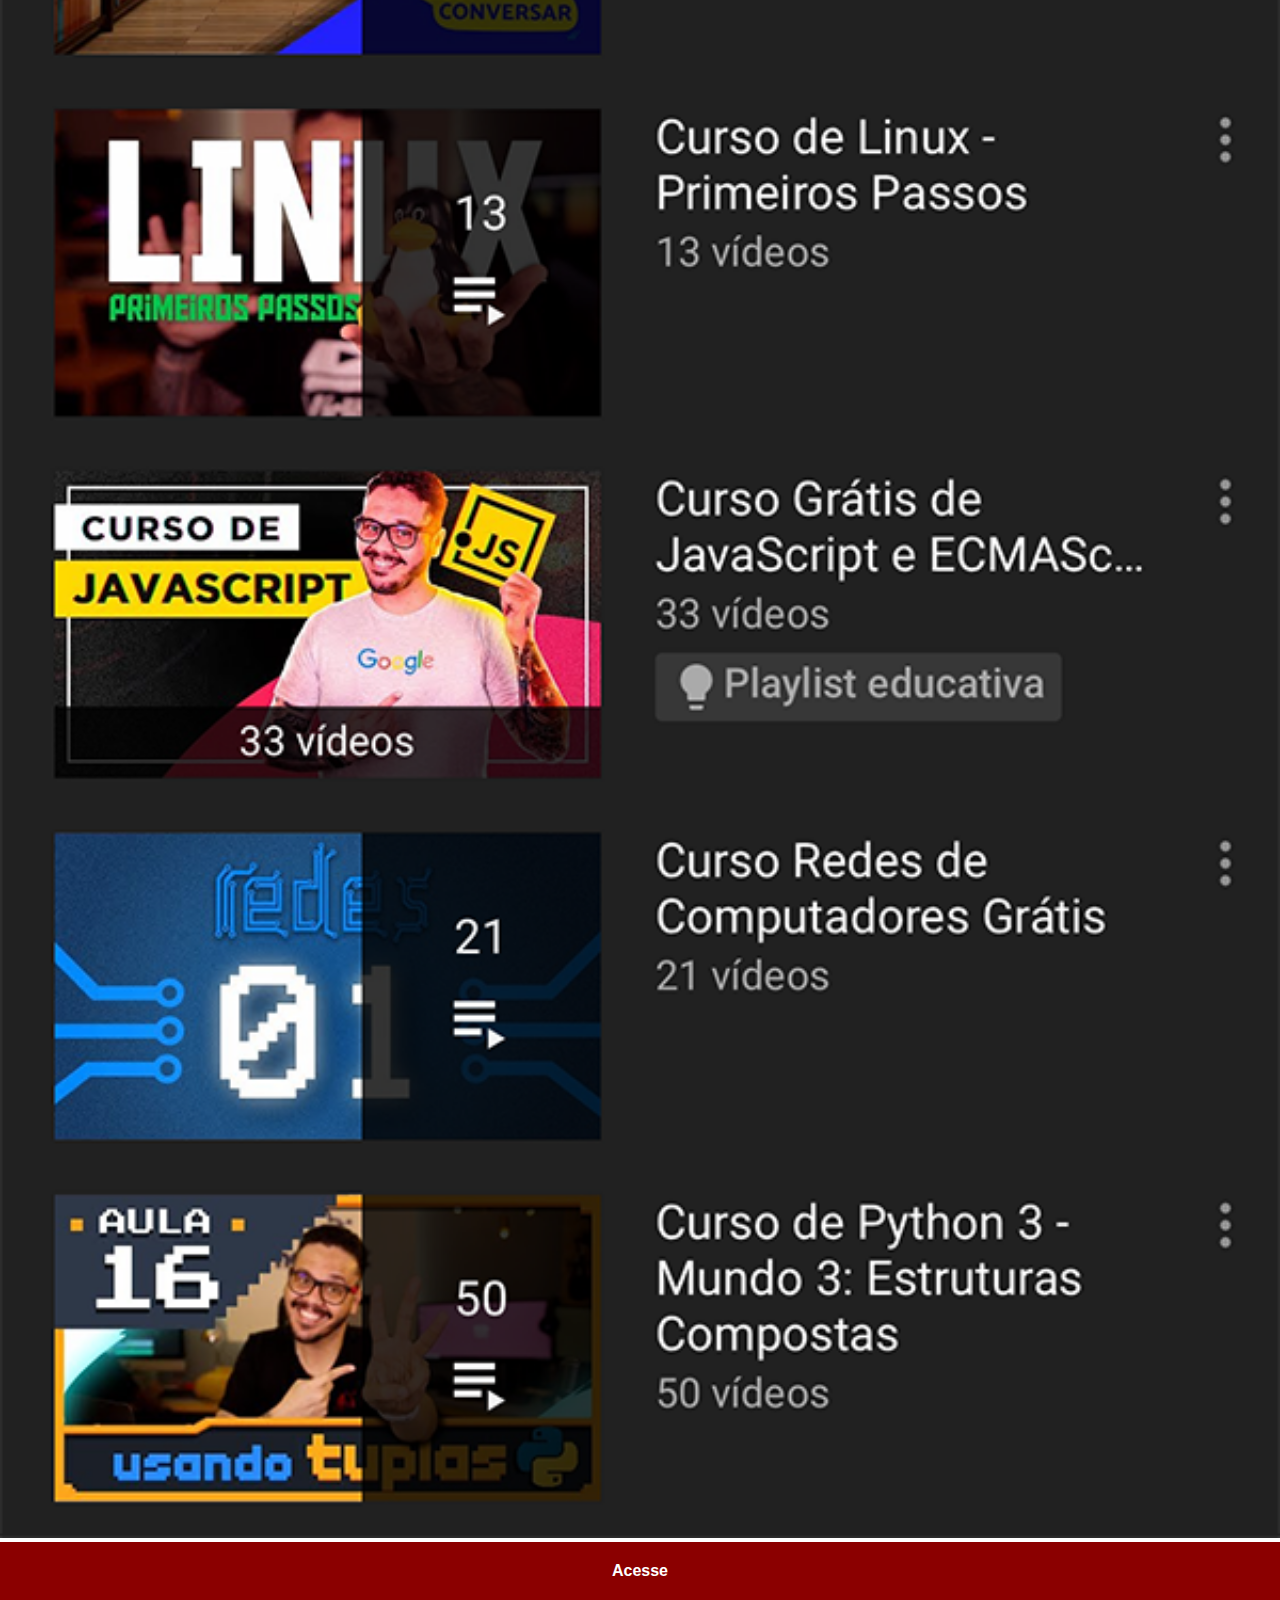
<file: youtube.html>
<!DOCTYPE html>
<html lang="pt-br">
<head>
    <meta charset="UTF-8">
    <meta name="viewport" content="width=device-width, initial-scale=1.0">
    <title>Youtube</title>
    <link rel="stylesheet" href="estilos/social.css">
</head>
<body>
    <img src="imagens/tela-youtube.png" alt="youtube">
    <a href="https://www.youtube.com/@CursoemVideo" target="_blank">Acesse</a>
</body>
</html>
</file>
<file: estilos/style.css>
@charset "UTF-8";

*{
    margin: 0px;
    padding: 0px;
    font-family: Arial, Helvetica, sans-serif;
}

html, body{
    height: 100vh;/*altura total*/
    width: 100vw; /*largura total*/
    background-color: black;
}

body{
    background: url('../imagens/fundo-madeira.jpg') no-repeat top center;
    background-size: cover;
    background-attachment: fixed;
}
main{
    height: 100vh;
    position: relative;
    
}

section#telefone{
    height: 627px;
    width: 311px;
    background: url('../imagens/frame-iphone.png') no-repeat;
    position: absolute;
    top: 50%;
    left: 50%;
    transform: translate(-50%, -50%);

}

iframe#tela{
    position: relative;
    top: 80px;
    left: 22px;
    width: 267px;
    height: 471px;
}

section#redes-sociais img{
    width: 50px;
    margin: 10px;
    border-radius: 50%;
    box-shadow: 2px 2px 5px rgba(0, 0, 0, 0.400);
    box-sizing: border-box;
}

section#redes-sociais{
    text-align: right;
}
section#redes-sociais img:hover{
    border: 2px solid rgba(255, 255, 255, 0.63);
    transform: translate(-3px, -3px);
    box-shadow: 5px 5px 10px rgba(0, 0, 0, 0.596);
    transition: transform 0.5s, border 1s;
}
</file>
<file: estilos/social.css>
@charset "UTF-8";

*{
    margin: 0px;
    padding: 0px;
    font-family: Arial, Helvetica, sans-serif;
}

::-webkit-scrollbar{
    width: 0px;
    height: 0px;
}
img{
    width: 100vw;

}
a{
    display: block;
    background-color: darkred;
    padding: 20px;
    text-align: center;
    font-weight: bolder;
    text-decoration: none;
    color: white;
}

a:hover{
    background-color: red;
}
</file>
